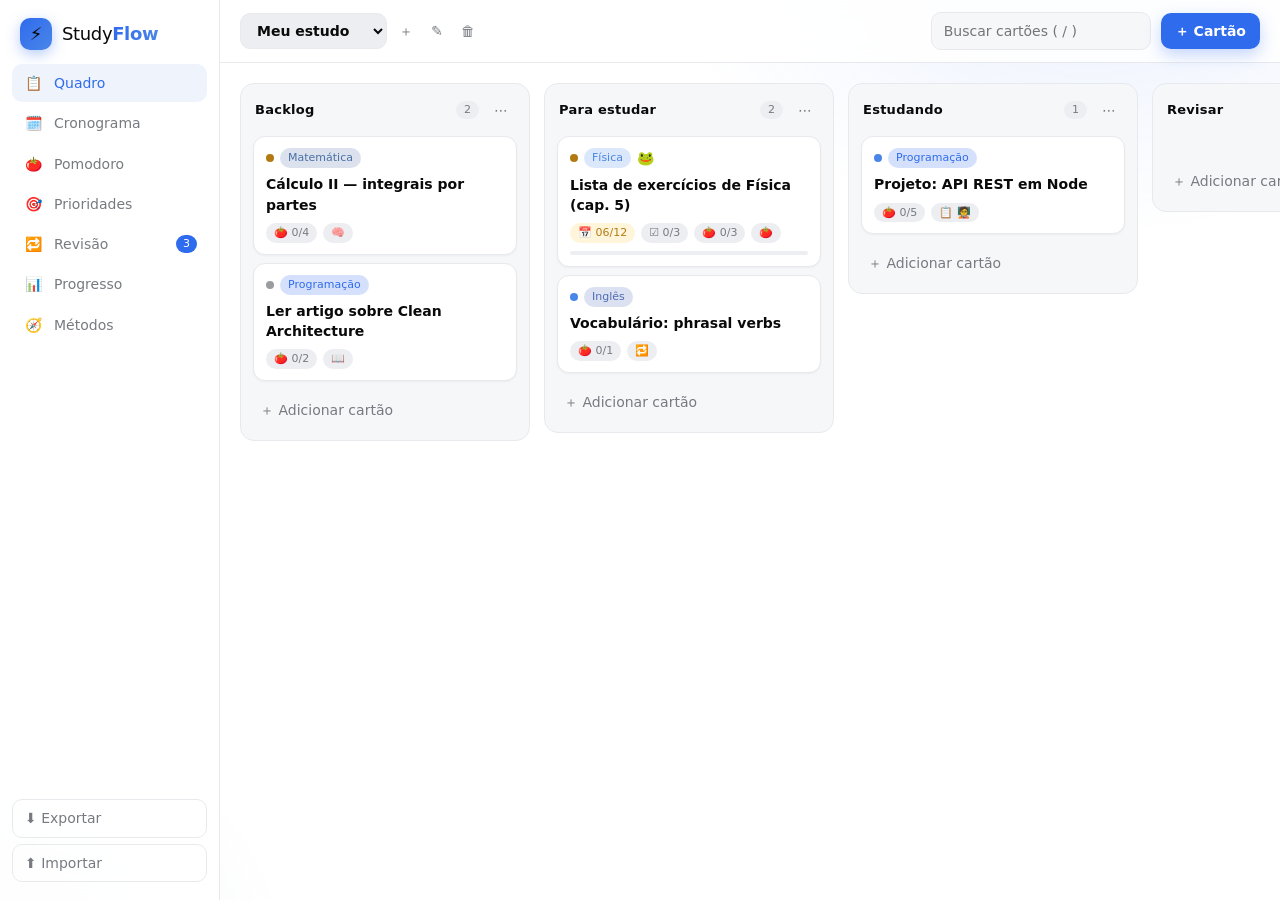
<file: index.html>
<!DOCTYPE html>
<html lang="pt-BR">
<head>
  <meta charset="UTF-8">
  <meta name="viewport" content="width=device-width, initial-scale=1">
  <title>StudyFlow — organize seus estudos</title>
  <meta name="theme-color" content="#ffffff">
  <link rel="stylesheet" href="styles.css">
</head>
<body>
  <div class="bg-glow" aria-hidden="true"></div>
  <div class="app">
    <aside class="sidebar">
      <div class="brand"><span class="logo">⚡</span><span class="brand-name">Study<b>Flow</b></span></div>
      <nav id="nav"></nav>
      <div id="miniTimer" class="mini-timer" hidden></div>
      <div class="side-foot">
        <button class="ghost" data-act="export">⬇ Exportar</button>
        <button class="ghost" data-act="import">⬆ Importar</button>
        <input type="file" id="importFile" accept="application/json" hidden>
      </div>
    </aside>

    <div class="main-wrap">
      <header class="topbar">
        <div class="board-picker" id="boardPicker"></div>
        <div class="grow"></div>
        <input id="search" class="search" type="search" placeholder="Buscar cartões ( / )" autocomplete="off">
        <button class="primary" data-act="quick-add">＋ Cartão</button>
      </header>
      <main id="view" class="view"></main>
    </div>
  </div>
  <div id="modalRoot"></div>
  <div id="toast" class="toast" role="status"></div>

  <script src="store.js"></script>
  <script src="methods.js"></script>
  <script src="app.js"></script>
</body>
</html>
</file>
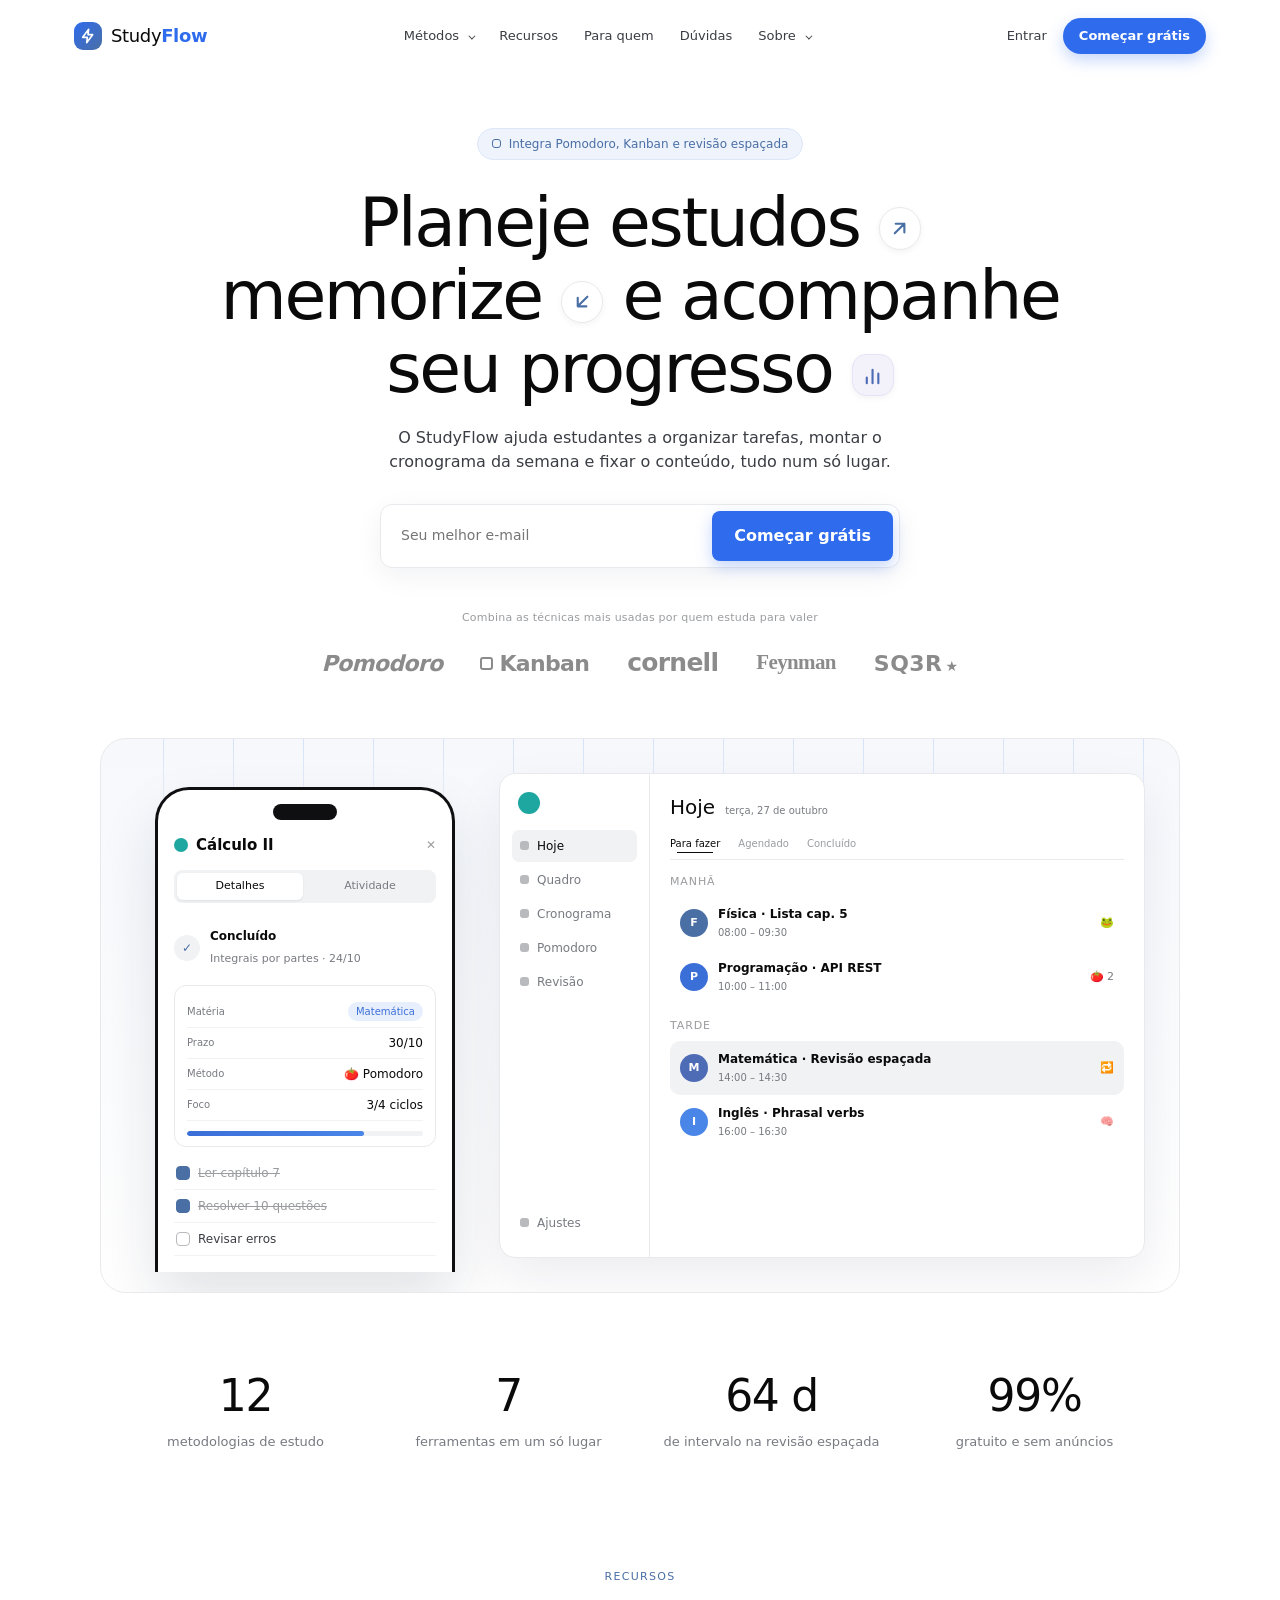
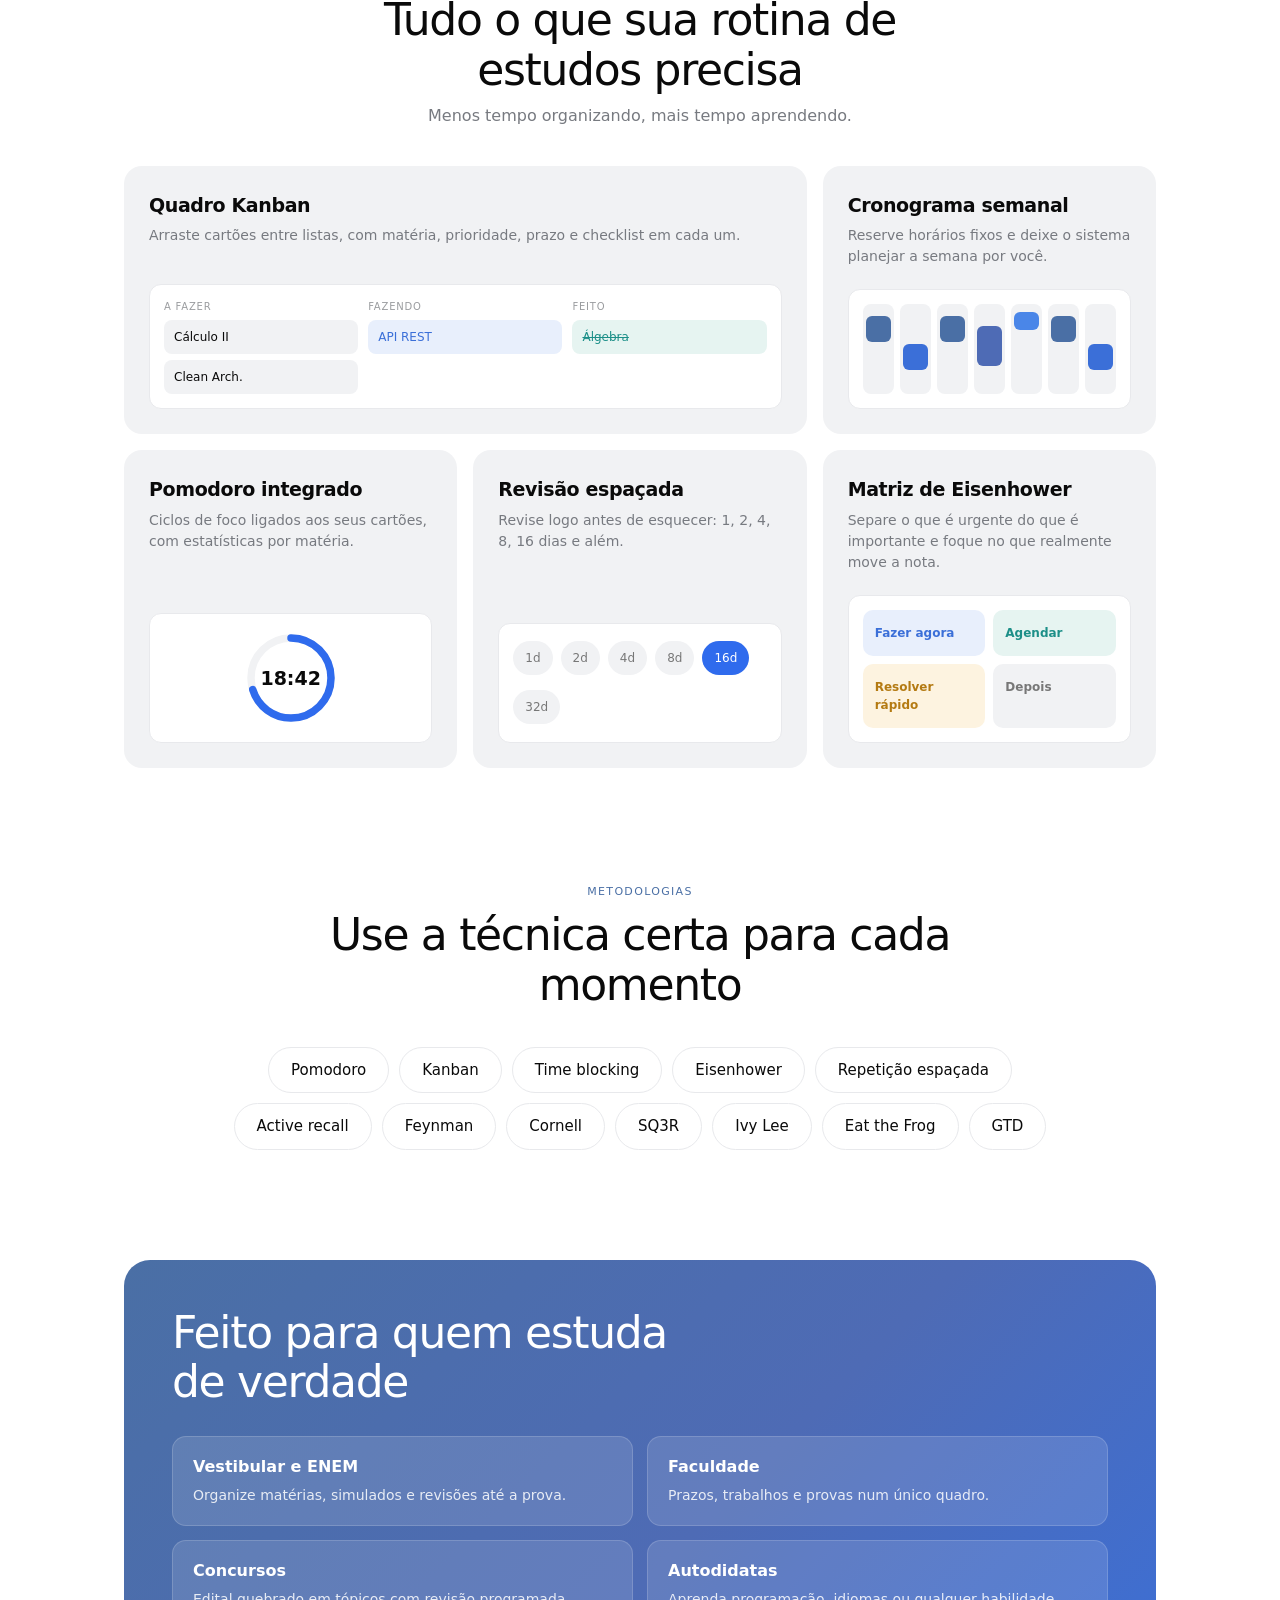
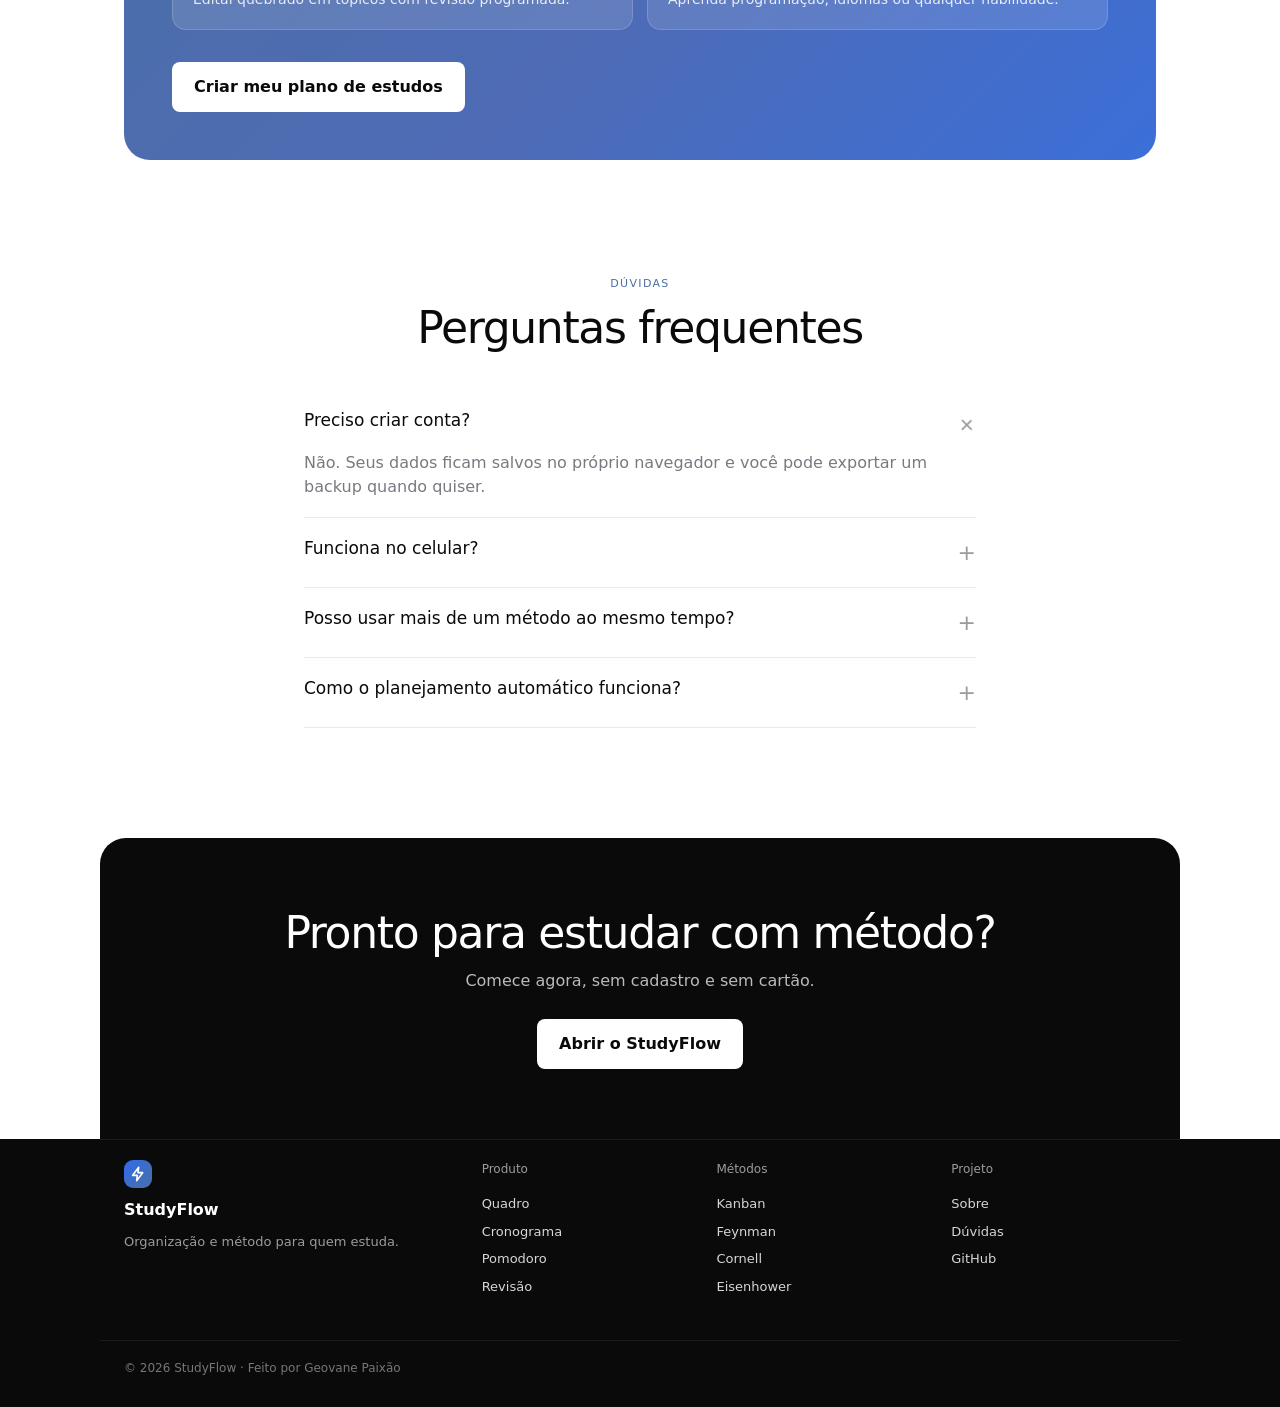
<file: landing.html>
<!DOCTYPE html>
<html lang="pt-BR">
<head>
  <meta charset="UTF-8">
  <meta name="viewport" content="width=device-width, initial-scale=1">
  <title>StudyFlow — organize seus estudos e domine cada matéria</title>
  <meta name="description" content="Kanban, cronograma, Pomodoro e revisão espaçada em um só lugar.">
  <link rel="stylesheet" href="landing.css">
</head>
<body>

<header class="nav" id="nav">
  <a class="brand" href="#top" aria-label="StudyFlow">
    <span class="mark"><svg viewBox="0 0 24 24" width="16" height="16" fill="none" stroke="#fff" stroke-width="2.4" stroke-linecap="round" stroke-linejoin="round"><path d="M13 2 4 14h7l-1 8 9-12h-7z"/></svg></span>
    <span>Study<b>Flow</b></span>
  </a>
  <nav class="links" id="links">
    <a href="#metodos">Métodos <i class="chev"></i></a>
    <a href="#recursos">Recursos</a>
    <a href="#estudantes">Para quem</a>
    <a href="#faq">Dúvidas</a>
    <a href="#sobre">Sobre <i class="chev"></i></a>
  </nav>
  <div class="nav-cta">
    <a class="signin" href="index.html">Entrar</a>
    <a class="btn btn-blue btn-sm" href="index.html">Começar grátis</a>
    <button class="burger" id="burger" aria-label="Menu"><span></span><span></span></button>
  </div>
</header>

<main id="top">
  <!-- HERO -->
  <section class="hero">
    <a class="badge" href="#metodos"><i class="ring"></i> Integra Pomodoro, Kanban e revisão espaçada</a>
    <h1>
      Planeje estudos
      <span class="pill"><svg viewBox="0 0 24 24"><path d="M7 17 17 7M8 7h9v9"/></svg></span>
      memorize
      <span class="pill"><svg viewBox="0 0 24 24"><path d="M17 7 7 17M16 17H7V8"/></svg></span>
      e acompanhe seu progresso
      <span class="pill chart"><svg viewBox="0 0 24 24"><path d="M6 20v-6M12 20V6M18 20v-10"/></svg></span>
    </h1>
    <p class="lead">O StudyFlow ajuda estudantes a organizar tarefas, montar o cronograma da semana e fixar o conteúdo, tudo num só lugar.</p>

    <form class="cta-form" id="ctaForm">
      <input type="email" id="email" placeholder="Seu melhor e-mail" aria-label="E-mail" required>
      <button class="btn btn-blue" type="submit">Começar grátis</button>
    </form>

    <p class="trust">Combina as técnicas mais usadas por quem estuda para valer</p>
    <div class="wordmarks" aria-label="Métodos suportados">
      <span class="wm w1">Pomodoro</span>
      <span class="wm w2"><i></i>Kanban</span>
      <span class="wm w3">cornell</span>
      <span class="wm w4">Feynman</span>
      <span class="wm w5">SQ3R<em>★</em></span>
    </div>
  </section>

  <!-- VITRINE -->
  <section class="stage reveal" aria-label="Prévia do sistema">
    <div class="lines" aria-hidden="true"></div>

    <div class="phone">
      <div class="notch"></div>
      <div class="phone-in">
        <div class="ph-head"><span class="dot ok"></span><b>Cálculo II</b><span class="x">✕</span></div>
        <div class="seg"><span class="on">Detalhes</span><span>Atividade</span></div>
        <div class="ph-status"><span class="check">✓</span><div><b>Concluído</b><small>Integrais por partes · 24/10</small></div></div>
        <div class="ph-box">
          <div class="row"><small>Matéria</small><em class="tag t1">Matemática</em></div>
          <div class="row"><small>Prazo</small><span>30/10</span></div>
          <div class="row"><small>Método</small><span class="m">🍅 Pomodoro</span></div>
          <div class="row"><small>Foco</small><span>3/4 ciclos</span></div>
          <div class="bar"><i style="width:75%"></i></div>
        </div>
        <ul class="ph-check"><li class="d">Ler capítulo 7</li><li class="d">Resolver 10 questões</li><li>Revisar erros</li></ul>
      </div>
    </div>

    <div class="app">
      <aside>
        <div class="a-dot"></div>
        <span class="act"><i></i>Hoje</span><span><i></i>Quadro</span><span><i></i>Cronograma</span><span><i></i>Pomodoro</span><span><i></i>Revisão</span><span class="sp"><i></i>Ajustes</span>
      </aside>
      <div class="a-main">
        <div class="a-top"><h4>Hoje</h4><small>terça, 27 de outubro</small></div>
        <div class="a-tabs"><small class="on">Para fazer</small><small>Agendado</small><small>Concluído</small></div>
        <div class="a-sec">Manhã</div>
        <div class="a-row"><span class="av a1">F</span><div><b>Física · Lista cap. 5</b><small>08:00 – 09:30</small></div><em>🐸</em></div>
        <div class="a-row"><span class="av a2">P</span><div><b>Programação · API REST</b><small>10:00 – 11:00</small></div><em>🍅 2</em></div>
        <div class="a-sec">Tarde</div>
        <div class="a-row sel"><span class="av a3">M</span><div><b>Matemática · Revisão espaçada</b><small>14:00 – 14:30</small></div><em>🔁</em></div>
        <div class="a-row"><span class="av a4">I</span><div><b>Inglês · Phrasal verbs</b><small>16:00 – 16:30</small></div><em>🧠</em></div>
      </div>
    </div>
  </section>

  <!-- NÚMEROS -->
  <section class="numbers reveal">
    <div><b data-count="12">0</b><span>metodologias de estudo</span></div>
    <div><b data-count="7">0</b><span>ferramentas em um só lugar</span></div>
    <div><b data-count="64" data-suffix=" d">0</b><span>de intervalo na revisão espaçada</span></div>
    <div><b data-count="100" data-suffix="%">0</b><span>gratuito e sem anúncios</span></div>
  </section>

  <!-- RECURSOS -->
  <section class="features" id="recursos">
    <div class="sec-head reveal">
      <small class="eyebrow">Recursos</small>
      <h2>Tudo o que sua rotina de estudos precisa</h2>
      <p>Menos tempo organizando, mais tempo aprendendo.</p>
    </div>

    <div class="grid">
      <article class="card c-wide reveal">
        <div class="txt"><h3>Quadro Kanban</h3><p>Arraste cartões entre listas, com matéria, prioridade, prazo e checklist em cada um.</p></div>
        <div class="mini kanban">
          <div><small>A fazer</small><span>Cálculo II</span><span>Clean Arch.</span></div>
          <div><small>Fazendo</small><span class="hl">API REST</span></div>
          <div><small>Feito</small><span class="ok">Álgebra</span></div>
        </div>
      </article>

      <article class="card reveal">
        <div class="txt"><h3>Cronograma semanal</h3><p>Reserve horários fixos e deixe o sistema planejar a semana por você.</p></div>
        <div class="mini week"><i></i><i class="b2"></i><i></i><i class="b3"></i><i class="b1"></i><i></i><i class="b2"></i></div>
      </article>

      <article class="card reveal">
        <div class="txt"><h3>Pomodoro integrado</h3><p>Ciclos de foco ligados aos seus cartões, com estatísticas por matéria.</p></div>
        <div class="mini timer"><svg viewBox="0 0 120 120"><circle cx="60" cy="60" r="48"/><circle class="p" cx="60" cy="60" r="48"/></svg><b>18:42</b></div>
      </article>

      <article class="card reveal">
        <div class="txt"><h3>Revisão espaçada</h3><p>Revise logo antes de esquecer: 1, 2, 4, 8, 16 dias e além.</p></div>
        <div class="mini srs"><span>1d</span><span>2d</span><span>4d</span><span>8d</span><span class="on">16d</span><span>32d</span></div>
      </article>

      <article class="card reveal">
        <div class="txt"><h3>Matriz de Eisenhower</h3><p>Separe o que é urgente do que é importante e foque no que realmente move a nota.</p></div>
        <div class="mini matrix"><span class="q1">Fazer agora</span><span class="q2">Agendar</span><span class="q3">Resolver rápido</span><span class="q4">Depois</span></div>
      </article>
    </div>
  </section>

  <!-- MÉTODOS -->
  <section class="methods reveal" id="metodos">
    <div class="sec-head">
      <small class="eyebrow">Metodologias</small>
      <h2>Use a técnica certa para cada momento</h2>
    </div>
    <div class="chips" id="chips">
      <span>Pomodoro</span><span>Kanban</span><span>Time blocking</span><span>Eisenhower</span><span>Repetição espaçada</span><span>Active recall</span>
      <span>Feynman</span><span>Cornell</span><span>SQ3R</span><span>Ivy Lee</span><span>Eat the Frog</span><span>GTD</span>
    </div>
  </section>

  <!-- PARA QUEM -->
  <section class="who" id="estudantes">
    <div class="who-card reveal">
      <h2>Feito para quem estuda de verdade</h2>
      <ul>
        <li><b>Vestibular e ENEM</b><span>Organize matérias, simulados e revisões até a prova.</span></li>
        <li><b>Faculdade</b><span>Prazos, trabalhos e provas num único quadro.</span></li>
        <li><b>Concursos</b><span>Edital quebrado em tópicos com revisão programada.</span></li>
        <li><b>Autodidatas</b><span>Aprenda programação, idiomas ou qualquer habilidade.</span></li>
      </ul>
      <a class="btn btn-blue" href="index.html">Criar meu plano de estudos</a>
    </div>
  </section>

  <!-- FAQ -->
  <section class="faq reveal" id="faq">
    <div class="sec-head"><small class="eyebrow">Dúvidas</small><h2>Perguntas frequentes</h2></div>
    <details open><summary>Preciso criar conta?</summary><p>Não. Seus dados ficam salvos no próprio navegador e você pode exportar um backup quando quiser.</p></details>
    <details><summary>Funciona no celular?</summary><p>Sim, o layout se adapta a telas pequenas e funciona em qualquer navegador moderno.</p></details>
    <details><summary>Posso usar mais de um método ao mesmo tempo?</summary><p>Pode e deve. Um bom plano combina cronograma, Pomodoro e revisão espaçada.</p></details>
    <details><summary>Como o planejamento automático funciona?</summary><p>Ele distribui seus cartões pendentes nos horários livres dos próximos 7 dias, respeitando prazo e prioridade.</p></details>
  </section>

  <!-- CTA FINAL -->
  <section class="final reveal" id="sobre">
    <h2>Pronto para estudar com método?</h2>
    <p>Comece agora, sem cadastro e sem cartão.</p>
    <a class="btn btn-white" href="index.html">Abrir o StudyFlow</a>
  </section>
</main>

<footer class="foot">
  <div class="foot-in">
    <div class="f-brand"><span class="mark"><svg viewBox="0 0 24 24" width="16" height="16" fill="none" stroke="#fff" stroke-width="2.4" stroke-linecap="round" stroke-linejoin="round"><path d="M13 2 4 14h7l-1 8 9-12h-7z"/></svg></span><b>StudyFlow</b><p>Organização e método para quem estuda.</p></div>
    <div><h5>Produto</h5><a href="index.html">Quadro</a><a href="index.html">Cronograma</a><a href="index.html">Pomodoro</a><a href="index.html">Revisão</a></div>
    <div><h5>Métodos</h5><a href="#metodos">Kanban</a><a href="#metodos">Feynman</a><a href="#metodos">Cornell</a><a href="#metodos">Eisenhower</a></div>
    <div><h5>Projeto</h5><a href="#sobre">Sobre</a><a href="#faq">Dúvidas</a><a href="https://github.com/Geovannehh" target="_blank" rel="noopener">GitHub</a></div>
  </div>
  <div class="copy">© 2026 StudyFlow · Feito por Geovane Paixão</div>
</footer>

<script src="landing.js"></script>
</body>
</html>
</file>
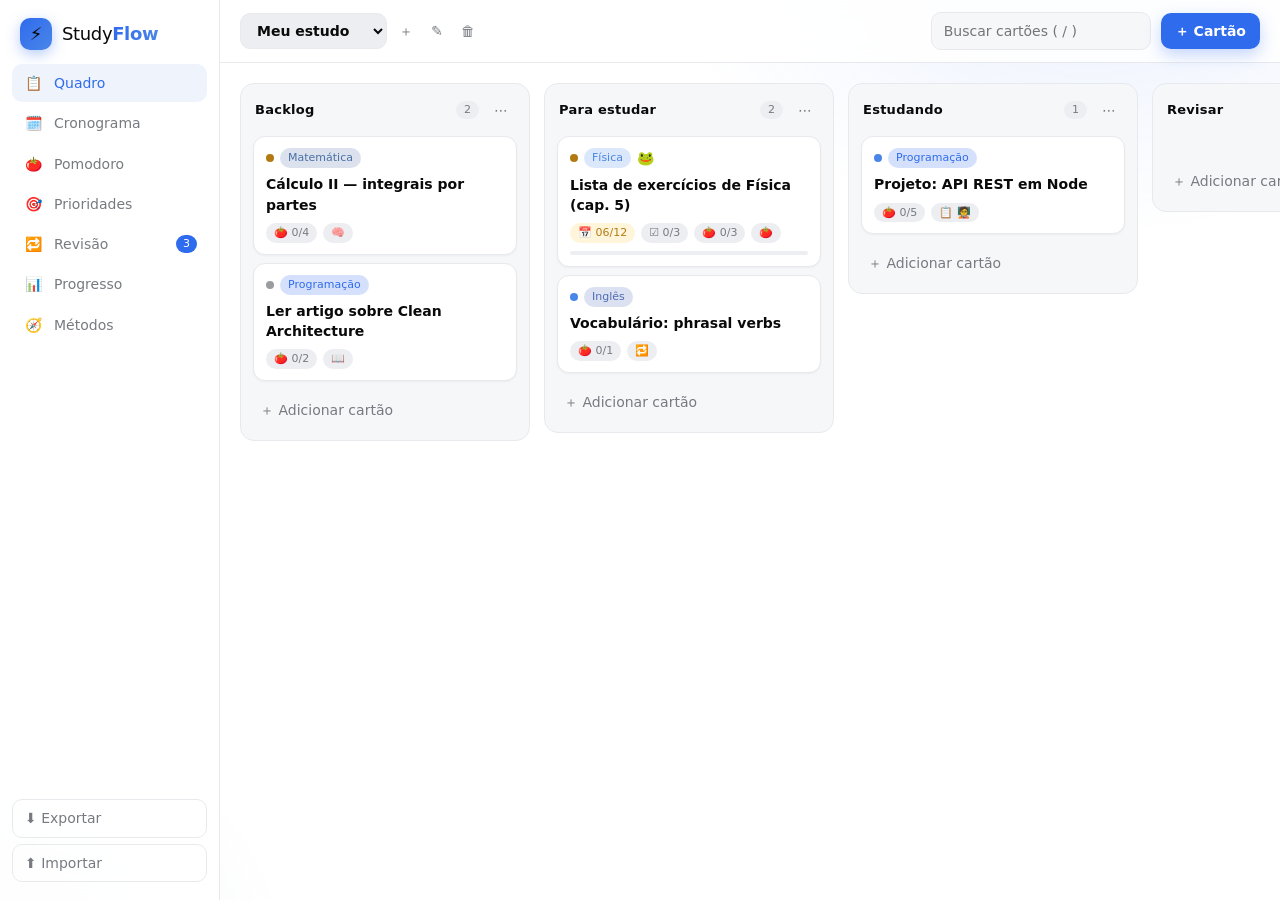
<file: studyflow-preview.html>
<!DOCTYPE html>
<html lang="pt-BR">
<head>
  <meta charset="UTF-8">
  <meta name="viewport" content="width=device-width, initial-scale=1">
  <title>StudyFlow — organize seus estudos</title>
  <meta name="theme-color" content="#ffffff">
  <style>
/* StudyFlow — tema escuro tecnológico, estilo glass */
:root {
  color-scheme: light;
  --bg: #ffffff; --bg2: #f6f7f9; --panel: #f6f7f9; --panel2: #eceef2;
  --line: #e8e9ec; --text: #0a0a0a; --muted: #777a80;
  --accent: #2f6bed; --accent2: #4a86e8; --steel: #4a6fa5; --indigo: #4e6bb5;
  --good: #1c8f88; --warn: #b47a12; --bad: #d64550;
  --r: 14px; --shadow: 0 10px 30px rgba(20,30,60,.12);
  --font: -apple-system, BlinkMacSystemFont, "SF Pro Display", "Segoe UI", Inter, Roboto, system-ui, sans-serif;
}
* { box-sizing: border-box; }
html, body { height: 100%; }
body { margin: 0; background: var(--bg); color: var(--text); font-family: var(--font); font-size: 14px; line-height: 1.45; overflow: hidden; -webkit-font-smoothing: antialiased; }
button, input, select, textarea { font: inherit; color: inherit; }
button { cursor: pointer; border: 0; background: none; }
h1, h2, h3, h4, p { margin: 0; }
[hidden] { display: none !important; }
::-webkit-scrollbar { width: 10px; height: 10px; }
::-webkit-scrollbar-thumb { background: rgba(0,0,0,.16); border-radius: 10px; border: 2px solid transparent; background-clip: padding-box; }

.bg-glow { position: fixed; inset: 0; pointer-events: none; z-index: 0;
  background: radial-gradient(600px 400px at 85% -5%, rgba(47,107,237,.10), transparent 70%),
              radial-gradient(500px 360px at -5% 105%, rgba(74,111,165,.08), transparent 70%); }
.app { position: relative; z-index: 1; display: flex; height: 100vh; }

/* sidebar */
.sidebar { width: 220px; flex: none; padding: 18px 12px; display: flex; flex-direction: column; gap: 14px; border-right: 1px solid var(--line); background: rgba(255,255,255,.86); backdrop-filter: blur(18px); }
.brand { display: flex; align-items: center; gap: 10px; padding: 0 8px; font-size: 18px; letter-spacing: -.02em; }
.brand b { background: linear-gradient(90deg, var(--accent), var(--accent2)); -webkit-background-clip: text; background-clip: text; color: transparent; }
.logo { width: 32px; height: 32px; display: grid; place-items: center; border-radius: 10px; background: linear-gradient(135deg, var(--accent), var(--accent2)); box-shadow: 0 4px 14px rgba(47,107,237,.35); }
#nav { display: flex; flex-direction: column; gap: 2px; }
.nav-btn { display: flex; align-items: center; gap: 10px; padding: 9px 10px; border-radius: 10px; color: var(--muted); text-align: left; transition: .15s; }
.nav-btn:hover { background: var(--panel); color: var(--text); }
.nav-btn.on { background: var(--panel2); color: var(--text); box-shadow: inset 0 0 0 1px var(--line); }
.nav-btn .ic { width: 22px; text-align: center; }
.nav-btn .badge { margin-left: auto; background: var(--accent); color: #fff; font-size: 11px; padding: 1px 7px; border-radius: 99px; }
.side-foot { margin-top: auto; display: flex; flex-direction: column; gap: 6px; }
.mini-timer { padding: 10px 12px; border-radius: var(--r); background: var(--panel2); border: 1px solid var(--line); cursor: pointer; }
.mini-timer .t { font-size: 22px; font-weight: 600; font-variant-numeric: tabular-nums; }
.mini-timer .l { font-size: 11px; color: var(--muted); text-transform: uppercase; letter-spacing: .08em; }

/* topbar */
.main-wrap { flex: 1; min-width: 0; display: flex; flex-direction: column; }
.topbar { display: flex; align-items: center; gap: 10px; padding: 12px 20px; border-bottom: 1px solid var(--line); background: rgba(255,255,255,.86); backdrop-filter: blur(18px); }
.grow { flex: 1; }
.board-picker { display: flex; align-items: center; gap: 6px; }
.board-picker select { background: var(--panel2); border: 1px solid var(--line); border-radius: 10px; padding: 8px 12px; font-weight: 600; max-width: 240px; }
.search { background: var(--panel); border: 1px solid var(--line); border-radius: 10px; padding: 8px 12px; width: 220px; outline: none; }
.search:focus, input:focus, select:focus, textarea:focus { border-color: var(--accent); box-shadow: 0 0 0 3px rgba(47,107,237,.2); outline: none; }
.view { flex: 1; min-height: 0; overflow: auto; padding: 20px; }

/* botões e campos */
.primary { background: var(--accent); color: #fff; padding: 8px 14px; border-radius: 10px; font-weight: 600; box-shadow: 0 6px 16px rgba(47,107,237,.28); transition: .15s; }
.primary:hover { transform: translateY(-1px); filter: brightness(1.1); }
.ghost { padding: 8px 12px; border-radius: 10px; border: 1px solid var(--line); color: var(--muted); text-align: left; transition: .15s; }
.ghost:hover { color: var(--text); background: var(--panel); }
.danger { color: var(--bad); border: 1px solid rgba(251,113,133,.35); padding: 8px 12px; border-radius: 10px; }
.danger:hover { background: rgba(251,113,133,.1); }
.icon { width: 28px; height: 28px; border-radius: 8px; color: var(--muted); }
.icon:hover { background: var(--panel2); color: var(--text); }
input[type=text], input[type=date], input[type=time], input[type=number], select, textarea, .field {
  width: 100%; background: #fff; border: 1px solid var(--line); border-radius: 10px; padding: 9px 11px; }
textarea { resize: vertical; min-height: 90px; }
label.lbl { display: block; font-size: 11px; color: var(--muted); text-transform: uppercase; letter-spacing: .07em; margin: 12px 0 5px; }
select option { background: #fff; color: #0a0a0a; }

/* quadro kanban */
.board { display: flex; gap: 14px; align-items: flex-start; height: 100%; padding-bottom: 8px; }
.col { width: 290px; flex: none; max-height: 100%; display: flex; flex-direction: column; background: var(--panel); border: 1px solid var(--line); border-radius: var(--r); padding: 10px; }
.col > header { display: flex; align-items: center; gap: 8px; padding: 2px 4px 10px; }
.col h3 { font-size: 13px; letter-spacing: .02em; flex: 1; }
.col .count { font-size: 11px; color: var(--muted); background: var(--panel2); padding: 1px 8px; border-radius: 99px; }
.col.done-col h3::after { content: " ✓"; color: var(--good); }
.cards { display: flex; flex-direction: column; gap: 8px; overflow-y: auto; min-height: 20px; padding: 2px; flex: 1; }
.cards.over { background: rgba(47,107,237,.08); border-radius: 10px; }
.add { margin-top: 8px; padding: 9px; border-radius: 10px; color: var(--muted); text-align: left; transition: .15s; }
.add:hover { background: var(--panel2); color: var(--text); }
.add-col { width: 230px; border: 1px dashed var(--line); background: transparent; min-height: 48px; justify-content: center; color: var(--muted); }
.add-col:hover { border-color: var(--accent); color: var(--text); }
.inline-add { display: flex; flex-direction: column; gap: 6px; margin-top: 8px; }
.card { position: relative; background: #fff; border: 1px solid var(--line); border-radius: 12px; padding: 11px 12px; cursor: grab; box-shadow: 0 1px 2px rgba(20,30,60,.05); transition: border-color .15s, transform .15s; }
.card:hover { border-color: rgba(47,107,237,.6); transform: translateY(-1px); }
.card.dragging { opacity: .35; }
.card.done .ttl { text-decoration: line-through; color: var(--muted); }
.card .ttl { font-weight: 600; margin: 6px 0 8px; word-break: break-word; }
.card .row { display: flex; flex-wrap: wrap; gap: 6px; align-items: center; }
.chip { font-size: 11px; padding: 2px 8px; border-radius: 99px; background: var(--panel2); color: var(--muted); white-space: nowrap; }
.chip.subj { color: #fff; }
.chip.late { background: rgba(251,113,133,.18); color: var(--bad); }
.chip.soon { background: rgba(251,191,36,.16); color: var(--warn); }
.chip.ok { background: rgba(52,211,153,.14); color: var(--good); }
.prio { width: 8px; height: 8px; border-radius: 50%; display: inline-block; }
.p1 { background: #9a9c9f; } .p2 { background: var(--accent2); } .p3 { background: var(--warn); } .p4 { background: var(--bad); }
.progress { height: 4px; border-radius: 4px; background: var(--panel2); overflow: hidden; margin-top: 8px; }
.progress > i { display: block; height: 100%; background: linear-gradient(90deg, var(--accent), var(--accent2)); }

/* cronograma */
.toolbar { display: flex; align-items: center; gap: 8px; margin-bottom: 14px; flex-wrap: wrap; }
.toolbar h2 { font-size: 18px; margin-right: 8px; }
.week { display: grid; grid-template-columns: 52px repeat(7, minmax(110px, 1fr)); border: 1px solid var(--line); border-radius: var(--r); overflow: hidden; background: var(--panel); min-width: 860px; }
.week .head { padding: 10px 6px; text-align: center; border-bottom: 1px solid var(--line); font-size: 12px; color: var(--muted); background: #f6f7f9; }
.week .head.today { color: var(--text); box-shadow: inset 0 -2px 0 var(--accent); }
.week .head b { display: block; font-size: 16px; color: var(--text); }
.hours div { height: 48px; font-size: 11px; color: var(--muted); text-align: right; padding: 2px 8px 0 0; border-top: 1px solid var(--line); }
.daycol { position: relative; border-left: 1px solid var(--line); cursor: cell;
  background-image: linear-gradient(var(--line) 1px, transparent 1px); background-size: 100% 48px; }
.daycol.today { background-color: rgba(47,107,237,.05); }
.block { position: absolute; left: 4px; right: 4px; border-radius: 9px; padding: 5px 8px; font-size: 12px; overflow: hidden; cursor: pointer; color: #fff; box-shadow: var(--shadow); border-left: 3px solid rgba(255,255,255,.55); }
.block small { display: block; opacity: .85; }
.nowline { position: absolute; left: 0; right: 0; height: 2px; background: var(--bad); z-index: 3; pointer-events: none; }
.scroll-x { overflow-x: auto; }

/* pomodoro */
.pomo { max-width: 560px; margin: 10px auto; text-align: center; }
.modes { display: inline-flex; gap: 4px; padding: 4px; border-radius: 12px; background: var(--panel); border: 1px solid var(--line); margin-bottom: 20px; }
.modes button { padding: 7px 14px; border-radius: 9px; color: var(--muted); }
.modes button.on { background: var(--panel2); color: var(--text); box-shadow: inset 0 0 0 1px var(--line); }
.ring { position: relative; width: 280px; height: 280px; margin: 0 auto 18px; }
.ring svg { transform: rotate(-90deg); }
.ring .time { position: absolute; inset: 0; display: grid; place-content: center; }
.ring .time b { font-size: 60px; font-weight: 600; letter-spacing: -.03em; font-variant-numeric: tabular-nums; }
.ring .time span { color: var(--muted); font-size: 12px; text-transform: uppercase; letter-spacing: .1em; }
.pomo .controls { display: flex; gap: 10px; justify-content: center; margin: 14px 0 22px; }
.pomo .controls .primary { padding: 12px 34px; font-size: 15px; }
.dots { display: flex; gap: 8px; justify-content: center; margin-bottom: 18px; }
.dots i { width: 10px; height: 10px; border-radius: 50%; background: var(--panel2); }
.dots i.on { background: var(--accent); box-shadow: 0 0 10px var(--accent); }
.presets { display: flex; gap: 6px; flex-wrap: wrap; justify-content: center; margin-top: 8px; }
.glass { background: var(--panel); border: 1px solid var(--line); border-radius: var(--r); padding: 16px; text-align: left; }

/* eisenhower */
.matrix { display: grid; grid-template-columns: 1fr 1fr; gap: 14px; height: calc(100% - 50px); min-height: 460px; }
.quad { display: flex; flex-direction: column; border-radius: var(--r); border: 1px solid var(--line); padding: 12px; background: var(--panel); min-height: 0; }
.quad h3 { font-size: 14px; } .quad p { color: var(--muted); font-size: 12px; margin-bottom: 8px; }
.quad .cards { flex: 1; }
.q1 { box-shadow: inset 0 2px 0 var(--bad); } .q2 { box-shadow: inset 0 2px 0 var(--good); }
.q3 { box-shadow: inset 0 2px 0 var(--warn); } .q4 { box-shadow: inset 0 2px 0 #9a9c9f; }

/* revisão */
.tabs { display: inline-flex; gap: 4px; padding: 4px; background: var(--panel); border: 1px solid var(--line); border-radius: 12px; margin-bottom: 16px; }
.tabs button { padding: 7px 14px; border-radius: 9px; color: var(--muted); }
.tabs button.on { background: var(--panel2); color: var(--text); }
.review-card { max-width: 640px; margin: 0 auto 16px; }
.flash { max-width: 560px; margin: 0 auto 20px; min-height: 220px; display: grid; place-content: center; text-align: center; padding: 28px; font-size: 20px; border-radius: 20px; background: linear-gradient(160deg, rgba(47,107,237,.18), rgba(74,134,232,.08)); border: 1px solid var(--line); }
.flash small { display: block; color: var(--muted); font-size: 11px; text-transform: uppercase; letter-spacing: .1em; margin-bottom: 10px; }
.rate { display: flex; gap: 8px; justify-content: center; flex-wrap: wrap; }
.rate button { padding: 10px 18px; border-radius: 10px; border: 1px solid var(--line); background: var(--panel); }
.rate .again:hover { background: rgba(251,113,133,.15); } .rate .hard:hover { background: rgba(251,191,36,.15); } .rate .good:hover { background: rgba(52,211,153,.15); }
.list-item { display: flex; align-items: center; gap: 10px; padding: 10px 12px; border: 1px solid var(--line); border-radius: 10px; margin-bottom: 6px; background: var(--panel); }
.list-item .grow { min-width: 0; }
.empty { text-align: center; color: var(--muted); padding: 40px 10px; }

/* progresso */
.stats { display: grid; grid-template-columns: repeat(auto-fit, minmax(170px, 1fr)); gap: 12px; margin-bottom: 16px; }
.stat { padding: 16px; border-radius: var(--r); background: var(--panel); border: 1px solid var(--line); }
.stat b { display: block; font-size: 28px; letter-spacing: -.02em; } .stat span { color: var(--muted); font-size: 12px; }
.grid2 { display: grid; grid-template-columns: repeat(auto-fit, minmax(320px, 1fr)); gap: 14px; }
.bars { display: flex; align-items: flex-end; gap: 6px; height: 140px; margin-top: 12px; }
.bars div { flex: 1; display: flex; flex-direction: column; justify-content: flex-end; align-items: center; height: 100%; gap: 4px; font-size: 10px; color: var(--muted); }
.bars i { width: 100%; border-radius: 6px 6px 2px 2px; background: linear-gradient(180deg, var(--accent), var(--accent2)); min-height: 2px; }
.hbar { margin: 10px 0; } .hbar .t { display: flex; justify-content: space-between; font-size: 12px; margin-bottom: 4px; }
.hbar .b { height: 8px; border-radius: 8px; background: var(--panel2); overflow: hidden; } .hbar .b i { display: block; height: 100%; border-radius: 8px; }
.heat { display: grid; grid-auto-flow: column; grid-template-rows: repeat(7, 14px); grid-auto-columns: 14px; gap: 4px; margin-top: 12px; overflow-x: auto; padding-bottom: 4px; }
.heat i { border-radius: 4px; background: var(--panel2); }
.heat .l1 { background: rgba(47,107,237,.35); } .heat .l2 { background: rgba(47,107,237,.6); } .heat .l3 { background: rgba(47,107,237,.85); } .heat .l4 { background: var(--accent2); }

/* métodos */
.methods { display: grid; grid-template-columns: repeat(auto-fill, minmax(300px, 1fr)); gap: 14px; }
.method { padding: 16px; border-radius: var(--r); border: 1px solid var(--line); background: var(--panel); display: flex; flex-direction: column; gap: 8px; transition: .15s; }
.method:hover { border-color: rgba(47,107,237,.5); transform: translateY(-2px); }
.method h3 { display: flex; align-items: center; gap: 8px; font-size: 16px; } .method .em { font-size: 22px; }
.method .tag { color: var(--muted); }
.method ol { margin: 0; padding-left: 18px; color: #3b3d44; } .method li { margin: 3px 0; }
.method .when { font-size: 12px; color: var(--accent2); }
.method .actions { margin-top: auto; display: flex; gap: 8px; flex-wrap: wrap; padding-top: 6px; }
.hero { padding: 18px 20px; border-radius: var(--r); margin-bottom: 16px; border: 1px solid var(--line); background: linear-gradient(120deg, rgba(47,107,237,.22), rgba(74,134,232,.1)); }
.hero h2 { margin-bottom: 4px; }

/* modal */
.overlay { position: fixed; inset: 0; z-index: 50; display: grid; place-items: center; padding: 20px; background: rgba(20,25,40,.45); backdrop-filter: blur(6px); animation: fade .15s; }
.modal { width: min(680px, 100%); max-height: 92vh; overflow: auto; background: #fff; border: 1px solid var(--line); border-radius: 18px; padding: 20px; box-shadow: var(--shadow); animation: pop .18s; }
.modal.sm { width: min(440px, 100%); }
.modal h2 { font-size: 18px; margin-bottom: 4px; }
.modal .title-in { font-size: 18px; font-weight: 600; background: transparent; border: 0; padding: 4px 0; }
.modal .foot { display: flex; gap: 8px; justify-content: space-between; margin-top: 18px; }
.modal .foot .r { display: flex; gap: 8px; }
.cols2 { display: grid; grid-template-columns: 1fr 1fr; gap: 12px; } .cols3 { display: grid; grid-template-columns: repeat(3, 1fr); gap: 12px; }
.flags { display: flex; gap: 8px; flex-wrap: wrap; margin-top: 12px; }
.flag { display: inline-flex; align-items: center; gap: 6px; padding: 6px 11px; border-radius: 99px; border: 1px solid var(--line); cursor: pointer; user-select: none; color: var(--muted); }
.flag input { accent-color: var(--accent); } .flag:has(input:checked) { color: var(--text); border-color: var(--accent); background: rgba(47,107,237,.15); }
.check { display: flex; align-items: center; gap: 8px; padding: 6px 0; } .check input { accent-color: var(--accent); width: 16px; height: 16px; }
.check span { flex: 1; } .check.d span { text-decoration: line-through; color: var(--muted); }
.panel { display: none; } .panel.on { display: block; }
.hint { color: var(--muted); font-size: 12px; margin-top: 4px; }

.toast { position: fixed; left: 50%; bottom: 24px; transform: translate(-50%, 20px); opacity: 0; pointer-events: none; background: #0a0a0a; color: #fff; border: 1px solid #0a0a0a; padding: 10px 16px; border-radius: 12px; box-shadow: var(--shadow); transition: .25s; z-index: 80; }
.toast.on { opacity: 1; transform: translate(-50%, 0); }

@keyframes fade { from { opacity: 0; } } @keyframes pop { from { opacity: 0; transform: scale(.97) translateY(6px); } }

@media (max-width: 860px) {
  body { overflow: auto; }
  .app { flex-direction: column; height: auto; min-height: 100vh; }
  .sidebar { width: 100%; flex-direction: row; align-items: center; padding: 8px; overflow-x: auto; position: sticky; top: 0; z-index: 20; }
  .brand-name, .side-foot, .nav-btn .lbl { display: none; }
  #nav { flex-direction: row; } .mini-timer { display: none; }
  .topbar { flex-wrap: wrap; } .search { width: 100%; order: 5; }
  .view { overflow: visible; } .board { overflow-x: auto; }
  .matrix { grid-template-columns: 1fr; } .cols2, .cols3 { grid-template-columns: 1fr; }
}

/* ajustes de tema claro (paleta Tola) */
.nav-btn.on { background: #eef3fc; color: var(--accent); box-shadow: none; }
.nav-btn .badge { background: var(--accent); }
.card:hover { box-shadow: 0 8px 22px rgba(20,30,60,.10); }
.col { background: var(--panel); }
.cards.over { background: rgba(47,107,237,.07); }
.chip.subj { color: inherit; }
.hero { background: linear-gradient(120deg, #eef3fc, #f6f7f9); }
.hero p { color: #3b3d44 !important; }
.flash { background: linear-gradient(160deg, #eef3fc, #f6f7f9); }
.modal .tabs, .tabs { background: var(--panel); }
.tabs button.on, .modes button.on { background: #fff; box-shadow: 0 1px 3px rgba(20,30,60,.12); }
.toast { box-shadow: 0 10px 30px rgba(0,0,0,.25); }
.heat .l4 { background: var(--steel); }

.modal .title-in { width: 100%; outline: none; box-shadow: none; }
.modal .title-in:focus { box-shadow: none; }

</style>
</head>
<body>
  <div class="bg-glow" aria-hidden="true"></div>
  <div class="app">
    <aside class="sidebar">
      <div class="brand"><span class="logo">⚡</span><span class="brand-name">Study<b>Flow</b></span></div>
      <nav id="nav"></nav>
      <div id="miniTimer" class="mini-timer" hidden></div>
      <div class="side-foot">
        <button class="ghost" data-act="export">⬇ Exportar</button>
        <button class="ghost" data-act="import">⬆ Importar</button>
        <input type="file" id="importFile" accept="application/json" hidden>
      </div>
    </aside>

    <div class="main-wrap">
      <header class="topbar">
        <div class="board-picker" id="boardPicker"></div>
        <div class="grow"></div>
        <input id="search" class="search" type="search" placeholder="Buscar cartões ( / )" autocomplete="off">
        <button class="primary" data-act="quick-add">＋ Cartão</button>
      </header>
      <main id="view" class="view"></main>
    </div>
  </div>
  <div id="modalRoot"></div>
  <div id="toast" class="toast" role="status"></div>

  <script>
/* StudyFlow — camada de dados (estado, persistência, helpers) */
const Store = (() => {
  const KEY = 'studyflow.v1';
  const pad = n => String(n).padStart(2, '0');
  const iso = d => `${d.getFullYear()}-${pad(d.getMonth() + 1)}-${pad(d.getDate())}`;
  const today = () => iso(new Date());
  const addDays = (s, n) => { const d = new Date(s + 'T12:00:00'); d.setDate(d.getDate() + n); return iso(d); };
  const uid = () => Math.random().toString(36).slice(2, 8) + Date.now().toString(36).slice(-4);
  const INTERVALS = [1, 2, 4, 8, 16, 32, 64]; // dias por estágio (Leitner / espaçada)
  const COLORS = ['#4a6fa5', '#2f6bed', '#4e6bb5', '#4a86e8', '#777777', '#1c8f88', '#9a9c9f', '#0a0a0a'];
  // migra cores antigas (tema escuro) para a paleta atual
  const OLD = { '#7c5cff': COLORS[0], '#22d3ee': COLORS[1], '#34d399': COLORS[2], '#fbbf24': COLORS[3], '#fb7185': COLORS[4], '#f97316': COLORS[5], '#a3e635': COLORS[6], '#e879f9': COLORS[7] };

  let state;

  function blankCard(over = {}) {
    return Object.assign({
      id: uid(), title: '', desc: '', subject: '', priority: 2,
      important: false, urgent: false, frog: false, due: '', est: 2, pomos: 0,
      checklist: [], tags: [],
      cornell: { cue: '', notes: '', summary: '' },
      feynman: { explain: '', gaps: '', simple: '' },
      srs: null, done: false, completedAt: null, created: Date.now()
    }, over);
  }

  function seed() {
    const subjects = [
      { id: 's1', name: 'Matemática', color: COLORS[0] },
      { id: 's2', name: 'Programação', color: COLORS[1] },
      { id: 's3', name: 'Inglês', color: COLORS[2] },
      { id: 's4', name: 'Física', color: COLORS[3] }
    ];
    const cols = ['Backlog', 'Para estudar', 'Estudando', 'Revisar', 'Concluído']
      .map((n, i) => ({ id: uid(), name: n, done: i === 4, cards: [] }));
    const board = { id: uid(), name: 'Meu estudo', columns: cols };
    const cards = {};
    const add = (ci, over) => { const c = blankCard(over); cards[c.id] = c; cols[ci].cards.push(c.id); return c; };
    add(0, { title: 'Cálculo II — integrais por partes', subject: 's1', priority: 3, important: true, est: 4, tags: ['recall'] });
    add(0, { title: 'Ler artigo sobre Clean Architecture', subject: 's2', priority: 1, est: 2, tags: ['sq3r'] });
    add(1, { title: 'Lista de exercícios de Física (cap. 5)', subject: 's4', priority: 3, urgent: true, important: true, due: addDays(today(), 2), est: 3, tags: ['pomodoro'], frog: true,
      checklist: [{ t: 'Questões 1–10', d: false }, { t: 'Questões 11–20', d: false }, { t: 'Revisar erros', d: false }] });
    add(1, { title: 'Vocabulário: phrasal verbs', subject: 's3', priority: 2, est: 1, tags: ['spaced'] });
    add(2, { title: 'Projeto: API REST em Node', subject: 's2', priority: 2, important: true, est: 5, tags: ['kanban', 'feynman'] });
    add(4, { title: 'Revisão de álgebra linear', subject: 's1', priority: 2, est: 2, done: true, completedAt: Date.now() });
    const flash = [
      { id: uid(), subject: 's2', front: 'O que é uma closure em JavaScript?', back: 'Função que "lembra" o escopo em que foi criada, mesmo executada fora dele.', box: 0, next: today() },
      { id: uid(), subject: 's1', front: 'Fórmula da integração por partes', back: '∫u dv = u·v − ∫v du', box: 0, next: today() },
      { id: uid(), subject: 's3', front: '"Give up"', back: 'Desistir', box: 0, next: today() }
    ];
    return {
      v: 1, boards: [board], activeBoard: board.id, cards, subjects, blocks: [], flash,
      sessions: [], reviewLog: [],
      settings: { pomo: { focus: 25, short: 5, long: 15, cycles: 4 } }
    };
  }

  function load() {
    try {
      const raw = localStorage.getItem(KEY);
      state = raw ? JSON.parse(raw) : seed();
    } catch (e) { state = seed(); }
    state.settings = state.settings || { pomo: { focus: 25, short: 5, long: 15, cycles: 4 } };
    state.reviewLog = state.reviewLog || [];
    state.sessions = state.sessions || [];
    state.blocks = state.blocks || [];
    state.flash = state.flash || [];
    (state.subjects || []).forEach(x => { if (OLD[x.color]) x.color = OLD[x.color]; });
    if (!state.boards.find(b => b.id === state.activeBoard)) state.activeBoard = state.boards[0].id;
    save();
  }

  function save() { try { localStorage.setItem(KEY, JSON.stringify(state)); } catch (e) { /* storage cheio/bloqueado */ } }
  const get = () => state;
  const board = () => state.boards.find(b => b.id === state.activeBoard);
  const subj = id => state.subjects.find(s => s.id === id);

  function addBoard(name, colDefs) {
    const b = {
      id: uid(), name,
      columns: (colDefs || [{ name: 'A fazer' }, { name: 'Fazendo' }, { name: 'Feito', done: true }])
        .map(c => ({ id: uid(), name: c.name, done: !!c.done, cards: [] }))
    };
    state.boards.push(b); state.activeBoard = b.id; save(); return b;
  }

  function removeBoard(id) {
    if (state.boards.length < 2) return false;
    const b = state.boards.find(x => x.id === id);
    b.columns.forEach(c => c.cards.forEach(cid => delete state.cards[cid]));
    state.boards = state.boards.filter(x => x.id !== id);
    if (state.activeBoard === id) state.activeBoard = state.boards[0].id;
    save(); return true;
  }

  function addCard(colId, title, over = {}) {
    const col = board().columns.find(c => c.id === colId) || board().columns[0];
    const c = blankCard(Object.assign({ title, done: !!col.done }, over));
    state.cards[c.id] = c; col.cards.push(c.id); save(); return c;
  }

  function findCol(cardId) {
    for (const b of state.boards) for (const c of b.columns) if (c.cards.includes(cardId)) return { b, c };
    return null;
  }

  function moveCard(id, colId, index) {
    const f = findCol(id); if (!f) return;
    const target = f.b.columns.find(c => c.id === colId); if (!target) return;
    f.c.cards = f.c.cards.filter(x => x !== id);
    const i = index == null ? target.cards.length : Math.max(0, Math.min(index, target.cards.length));
    target.cards.splice(i, 0, id);
    const card = state.cards[id];
    card.done = !!target.done;
    card.completedAt = card.done ? (card.completedAt || Date.now()) : null;
    save();
  }

  function removeCard(id) {
    const f = findCol(id); if (f) f.c.cards = f.c.cards.filter(x => x !== id);
    delete state.cards[id];
    state.blocks.forEach(b => { if (b.cardId === id) b.cardId = null; });
    save();
  }

  function addSubject(name) {
    const s = { id: uid(), name, color: COLORS[state.subjects.length % COLORS.length] };
    state.subjects.push(s); save(); return s;
  }

  // rating: 'again' | 'hard' | 'good'
  function nextReview(stage, rating) {
    let st = stage;
    if (rating === 'again') st = 0;
    else if (rating === 'good') st = Math.min(stage + 1, INTERVALS.length - 1);
    return { stage: st, next: addDays(today(), INTERVALS[st]) };
  }

  function logSession(min, subject, cardId) {
    state.sessions.push({ ts: Date.now(), date: today(), min, subject: subject || '', cardId: cardId || null });
    save();
  }

  function activityByDate() {
    const m = {};
    state.sessions.forEach(s => { m[s.date] = (m[s.date] || 0) + s.min; });
    state.reviewLog.forEach(d => { m[d] = (m[d] || 0) + 2; });
    return m;
  }

  function exportJSON() { return JSON.stringify(state, null, 2); }
  function importJSON(txt) {
    const o = JSON.parse(txt);
    if (!o || !o.boards || !o.cards) throw new Error('Arquivo inválido');
    state = o; load(); return true;
  }
  function reset() { state = seed(); save(); }

  load();
  return {
    get, save, board, subj, uid, today, addDays, iso, pad, INTERVALS, COLORS,
    addBoard, removeBoard, addCard, moveCard, removeCard, findCol, addSubject,
    nextReview, logSession, activityByDate, exportJSON, importJSON, reset, blankCard
  };
})();

</script>
  <script>
/* StudyFlow — catálogo de metodologias de estudo e modelos de quadro */
const Methods = (() => {
  const LIST = [
    {
      id: 'kanban', icon: '📋', name: 'Kanban', tagline: 'Visualize o fluxo e limite o trabalho em andamento.',
      how: ['Divida o estudo em cartões (tópicos ou tarefas).', 'Mova entre listas: A fazer → Fazendo → Feito.', 'Mantenha no máximo 2–3 cartões em "Fazendo".'],
      when: 'Para ter visão geral da matéria e não começar tudo ao mesmo tempo.',
      template: [{ name: 'Backlog' }, { name: 'A fazer' }, { name: 'Fazendo' }, { name: 'Feito', done: true }]
    },
    {
      id: 'pomodoro', icon: '🍅', name: 'Pomodoro', tagline: 'Blocos de foco curtos com pausas programadas.',
      how: ['Escolha um cartão e inicie o timer (25 min).', 'Estude sem interrupções até tocar o alarme.', 'Pausa de 5 min; a cada 4 ciclos, pausa longa.'],
      when: 'Quando você procrastina ou perde foco com facilidade.', view: 'pomodoro'
    },
    {
      id: 'timeblock', icon: '🗓️', name: 'Time blocking', tagline: 'Reserve horários fixos na agenda para cada matéria.',
      how: ['Abra o Cronograma e clique num horário livre.', 'Crie blocos por matéria ou cartão.', 'Use "Planejar semana" para distribuir automaticamente.'],
      when: 'Para transformar intenção em compromisso com hora marcada.', view: 'schedule'
    },
    {
      id: 'eisenhower', icon: '🎯', name: 'Matriz de Eisenhower', tagline: 'Priorize por importância × urgência.',
      how: ['Marque cada cartão como Importante e/ou Urgente.', 'Faça agora o que é importante e urgente.', 'Agende o importante não urgente (é onde está o progresso).'],
      when: 'Época de provas e prazos acumulados.', view: 'eisenhower'
    },
    {
      id: 'spaced', icon: '🔁', name: 'Repetição espaçada', tagline: 'Revise logo antes de esquecer (1, 2, 4, 8, 16… dias).',
      how: ['Abra um cartão → aba Revisão → "Iniciar revisões".', 'Todo dia abra a aba Revisão e responda: errei / difícil / lembrei.', 'O intervalo cresce a cada acerto.'],
      when: 'Memorização de longo prazo (vocabulário, fórmulas, conceitos).', view: 'review',
      template: [{ name: 'Aprender' }, { name: 'Revisão 1' }, { name: 'Revisão 2' }, { name: 'Revisão 3' }, { name: 'Dominado', done: true }]
    },
    {
      id: 'recall', icon: '🧠', name: 'Active recall (flashcards)', tagline: 'Teste a si mesmo em vez de reler.',
      how: ['Crie flashcards pergunta/resposta.', 'Tente responder antes de revelar.', 'Avalie e deixe o sistema reagendar.'],
      when: 'Sempre — é uma das técnicas com maior evidência de eficácia.', view: 'review'
    },
    {
      id: 'feynman', icon: '🧑‍🏫', name: 'Técnica Feynman', tagline: 'Explique como se ensinasse uma criança.',
      how: ['Escolha o conceito e explique com suas palavras.', 'Anote as lacunas onde travou.', 'Volte à fonte e reescreva de forma simples.'],
      when: 'Conceitos difíceis que você acha que entendeu.', open: 'feynman',
      template: [{ name: 'Escolher conceito' }, { name: 'Explicar' }, { name: 'Achar lacunas' }, { name: 'Simplificar' }, { name: 'Dominado', done: true }]
    },
    {
      id: 'cornell', icon: '📝', name: 'Método Cornell', tagline: 'Anotações em três zonas: pistas, notas e resumo.',
      how: ['Registre as notas na coluna principal.', 'Depois, escreva perguntas-chave (pistas).', 'Feche com um resumo de 2–3 frases.'],
      when: 'Aulas, livros e vídeos.', open: 'cornell'
    },
    {
      id: 'sq3r', icon: '📖', name: 'SQ3R', tagline: 'Survey, Question, Read, Recite, Review.',
      how: ['Passe os olhos no capítulo (títulos, resumos).', 'Transforme títulos em perguntas.', 'Leia, recite com suas palavras e revise.'],
      when: 'Leitura de textos longos e técnicos.',
      template: [{ name: 'Survey (visão geral)' }, { name: 'Question (perguntas)' }, { name: 'Read (ler)' }, { name: 'Recite (recitar)' }, { name: 'Review (revisar)', done: true }]
    },
    {
      id: 'ivy', icon: '6️⃣', name: 'Ivy Lee', tagline: 'Escolha 6 tarefas para amanhã e vá na ordem.',
      how: ['No fim do dia, liste as 6 tarefas mais importantes.', 'Ordene por prioridade.', 'No dia seguinte, faça uma de cada vez, só passe adiante ao terminar.'],
      when: 'Para ter clareza e começar o dia sem decidir nada.',
      template: [{ name: 'Seis de amanhã' }, { name: 'Fazendo' }, { name: 'Feito', done: true }]
    },
    {
      id: 'frog', icon: '🐸', name: 'Eat the Frog', tagline: 'Comece pela tarefa mais difícil.',
      how: ['Marque 🐸 no cartão mais desafiador do dia.', 'Faça-o primeiro, com a energia mais alta.', 'O resto do dia fica mais leve.'],
      when: 'Quando você adia sempre o assunto que mais teme.', open: 'frog'
    },
    {
      id: 'gtd', icon: '📥', name: 'GTD', tagline: 'Capture tudo, esclareça e organize em próximas ações.',
      how: ['Jogue tudo na Caixa de entrada.', 'Defina a próxima ação concreta.', 'Revise semanalmente.'],
      when: 'Muitas matérias, projetos e demandas simultâneas.',
      template: [{ name: 'Caixa de entrada' }, { name: 'Próximas ações' }, { name: 'Aguardando' }, { name: 'Algum dia' }, { name: 'Feito', done: true }]
    }
  ];

  const byId = id => LIST.find(m => m.id === id);
  const TAGGABLE = LIST.map(m => ({ id: m.id, name: m.name, icon: m.icon }));

  return { LIST, byId, TAGGABLE };
})();

</script>
  <script>
/* StudyFlow — interface e comportamento */
(() => {
  'use strict';
  const $ = (s, r = document) => r.querySelector(s);
  const $$ = (s, r = document) => [...r.querySelectorAll(s)];
  const esc = s => String(s == null ? '' : s).replace(/[&<>"']/g, c => ({ '&': '&amp;', '<': '&lt;', '>': '&gt;', '"': '&quot;', "'": '&#39;' }[c]));
  const st = () => Store.get();
  const ui = { view: 'board', search: '', weekOffset: 0, revTab: 'cards', flashShow: false };
  const DAYS = ['Seg', 'Ter', 'Qua', 'Qui', 'Sex', 'Sáb', 'Dom'];
  const PRIOS = ['', 'Baixa', 'Média', 'Alta', 'Crítica'];
  const NAV = [
    { id: 'board', ic: '📋', lbl: 'Quadro' }, { id: 'schedule', ic: '🗓️', lbl: 'Cronograma' },
    { id: 'pomodoro', ic: '🍅', lbl: 'Pomodoro' }, { id: 'eisenhower', ic: '🎯', lbl: 'Prioridades' },
    { id: 'review', ic: '🔁', lbl: 'Revisão' }, { id: 'stats', ic: '📊', lbl: 'Progresso' },
    { id: 'methods', ic: '🧭', lbl: 'Métodos' }
  ];
  const fmtT = m => `${Store.pad(Math.floor(m / 60))}:${Store.pad(m % 60)}`;
  const fmtMin = m => m >= 60 ? `${Math.floor(m / 60)}h ${m % 60}min` : `${m} min`;
  const fmtDate = iso => { const p = iso.split('-'); return `${p[2]}/${p[1]}`; };
  const mmss = s => `${Store.pad(Math.floor(s / 60))}:${Store.pad(s % 60)}`;

  let toastTimer;
  function toast(msg) {
    const t = $('#toast'); t.textContent = msg; t.classList.add('on');
    clearTimeout(toastTimer); toastTimer = setTimeout(() => t.classList.remove('on'), 2600);
  }

  /* ---------- modal ---------- */
  function openModal(html, cls = '', onClose) {
    const ov = document.createElement('div'); ov.className = 'overlay';
    ov.innerHTML = `<div class="modal ${cls}">${html}</div>`;
    const close = () => { if (!ov.isConnected) return; ov.remove(); if (onClose) onClose(); };
    ov.addEventListener('mousedown', e => { if (e.target === ov) close(); });
    ov._close = close; $('#modalRoot').appendChild(ov);
    return { el: ov.firstElementChild, close };
  }
  function closeTopModal() { const o = $$('.overlay').pop(); if (o) o._close(); }

  function ask(title, val = '', ph = '') {
    return new Promise(res => {
      let done = false;
      const { el, close } = openModal(`<h2>${esc(title)}</h2>
        <input type="text" id="askIn" value="${esc(val)}" placeholder="${esc(ph)}" style="margin-top:12px">
        <div class="foot"><span></span><div class="r"><button class="ghost" data-x="c">Cancelar</button><button class="primary" data-x="o">OK</button></div></div>`,
        'sm', () => { if (!done) res(null); });
      const inp = $('#askIn', el); inp.focus(); inp.select();
      const ok = () => { done = true; const v = inp.value.trim(); close(); res(v || null); };
      el.addEventListener('click', e => { const x = e.target.dataset.x; if (x === 'o') ok(); if (x === 'c') close(); });
      inp.addEventListener('keydown', e => { if (e.key === 'Enter') ok(); });
    });
  }

  /* ---------- timer (Pomodoro) ---------- */
  const T = { mode: 'focus', running: false, endAt: 0, left: null, cycle: 0, cardId: '' };
  const pset = () => st().settings.pomo;
  const modeDur = m => pset()[m === 'focus' ? 'focus' : m === 'short' ? 'short' : 'long'] * 60;
  const tLeft = () => T.running ? Math.max(0, Math.round((T.endAt - Date.now()) / 1000)) : (T.left == null ? modeDur(T.mode) : T.left);
  const MODE_LBL = { focus: 'Foco', short: 'Pausa curta', long: 'Pausa longa' };

  function beep() {
    try {
      const ac = new (window.AudioContext || window.webkitAudioContext)();
      [0, 0.25, 0.5].forEach(d => {
        const o = ac.createOscillator(), g = ac.createGain();
        o.frequency.value = 880; o.connect(g); g.connect(ac.destination);
        g.gain.setValueAtTime(0.15, ac.currentTime + d); g.gain.exponentialRampToValueAtTime(0.001, ac.currentTime + d + 0.2);
        o.start(ac.currentTime + d); o.stop(ac.currentTime + d + 0.22);
      });
    } catch (e) { /* sem áudio */ }
  }
  function tStart() {
    if (T.running) return;
    T.left = tLeft(); T.endAt = Date.now() + T.left * 1000; T.running = true;
    if ('Notification' in window && Notification.permission === 'default') Notification.requestPermission();
    render();
  }
  function tPause() { T.left = tLeft(); T.running = false; render(); }
  function tReset() { T.running = false; T.left = null; render(); }
  function tMode(m) { T.mode = m; T.running = false; T.left = null; render(); }
  function tDone(silent) {
    T.running = false; T.left = null;
    if (!silent) beep();
    let msg;
    if (T.mode === 'focus') {
      const card = st().cards[T.cardId];
      if (!silent) {
        Store.logSession(pset().focus, card && card.subject, card && card.id);
        if (card) { card.pomos++; Store.save(); }
        T.cycle++;
      }
      T.mode = T.cycle % pset().cycles === 0 ? 'long' : 'short';
      msg = '🍅 Foco concluído! Hora da pausa.';
    } else { T.mode = 'focus'; msg = '⏰ Pausa terminada. Bora focar!'; }
    toast(msg);
    if ('Notification' in window && Notification.permission === 'granted' && !silent) new Notification('StudyFlow', { body: msg });
    render();
  }
  function tickDom() {
    const left = tLeft();
    const total = modeDur(T.mode);
    const tt = $('#tTime'); if (tt) tt.textContent = mmss(left);
    const ring = $('#tRing'); if (ring) ring.style.strokeDashoffset = String(753.98 * (1 - left / total));
    const mini = $('#miniTimer');
    const active = T.running || T.left != null;
    mini.hidden = !active;
    if (active) mini.innerHTML = `<div class="l">${MODE_LBL[T.mode]}${T.running ? '' : ' · pausado'}</div><div class="t">${mmss(left)}</div>`;
    document.title = T.running ? `${mmss(left)} · StudyFlow` : 'StudyFlow — organize seus estudos';
  }
  setInterval(() => { if (T.running && tLeft() <= 0) tDone(); tickDom(); }, 500);

  /* ---------- helpers de cartão ---------- */
  function dueChip(c) {
    if (!c.due) return '';
    const diff = Math.round((new Date(c.due + 'T12:00:00') - new Date(Store.today() + 'T12:00:00')) / 864e5);
    const cls = c.done ? 'ok' : diff < 0 ? 'late' : diff <= 2 ? 'soon' : '';
    return `<span class="chip ${cls}">📅 ${fmtDate(c.due)}</span>`;
  }
  function cardHTML(c) {
    const s = Store.subj(c.subject);
    const d = c.checklist.filter(i => i.d).length, n = c.checklist.length;
    const tags = c.tags.map(t => (Methods.byId(t) || {}).icon).filter(Boolean).join(' ');
    return `<article class="card ${c.done ? 'done' : ''}" draggable="true" data-id="${c.id}">
      <div class="row">
        <span class="prio p${c.priority}" title="Prioridade ${PRIOS[c.priority]}"></span>
        ${s ? `<span class="chip subj" style="background:${s.color}33;color:${s.color}">${esc(s.name)}</span>` : ''}
        ${c.frog ? '<span title="Eat the frog">🐸</span>' : ''}
        ${c.srs ? '<span title="Em revisão espaçada">🔁</span>' : ''}
      </div>
      <div class="ttl">${esc(c.title)}</div>
      <div class="row">
        ${dueChip(c)}
        ${n ? `<span class="chip">☑ ${d}/${n}</span>` : ''}
        ${c.est ? `<span class="chip">🍅 ${c.pomos}/${c.est}</span>` : ''}
        ${tags ? `<span class="chip">${tags}</span>` : ''}
      </div>
      ${n ? `<div class="progress"><i style="width:${Math.round(d / n * 100)}%"></i></div>` : ''}
    </article>`;
  }
  const matches = c => !ui.search || (c.title + ' ' + c.desc).toLowerCase().includes(ui.search);
  const boardCards = () => Store.board().columns.flatMap(col => col.cards.map(id => st().cards[id]).filter(Boolean));
  const dueReviews = () => Object.values(st().cards).filter(c => c.srs && c.srs.next <= Store.today());
  const dueFlash = () => st().flash.filter(f => f.next <= Store.today());

  /* ---------- views ---------- */
  function vBoard() {
    const b = Store.board();
    const cols = b.columns.map(col => {
      const cards = col.cards.map(id => st().cards[id]).filter(c => c && matches(c));
      return `<section class="col ${col.done ? 'done-col' : ''}">
        <header><h3>${esc(col.name)}</h3><span class="count">${cards.length}</span>
          <button class="icon" data-act="col-menu" data-col="${col.id}" title="Opções da lista">⋯</button></header>
        <div class="cards" data-drop="${col.id}" data-drop-kind="col">${cards.map(cardHTML).join('')}</div>
        <button class="add" data-act="add-card" data-col="${col.id}">＋ Adicionar cartão</button>
      </section>`;
    }).join('');
    return `<div class="board">${cols}<button class="col add-col" data-act="add-col">＋ Nova lista</button></div>`;
  }

  function weekStart(off) {
    const d = new Date(); d.setHours(12, 0, 0, 0);
    d.setDate(d.getDate() - ((d.getDay() + 6) % 7) + off * 7); return d;
  }
  const START_H = 6, ROW = 48;
  function vSchedule() {
    const ws = weekStart(ui.weekOffset), todayIso = Store.today();
    const days = [...Array(7)].map((_, i) => { const d = new Date(ws); d.setDate(ws.getDate() + i); return d; });
    const range = `${fmtDate(Store.iso(days[0]))} – ${fmtDate(Store.iso(days[6]))}`;
    const heads = days.map((d, i) => `<div class="head ${Store.iso(d) === todayIso ? 'today' : ''}">${DAYS[i]}<b>${d.getDate()}</b></div>`).join('');
    const hours = [...Array(24 - START_H)].map((_, i) => `<div>${Store.pad(START_H + i)}:00</div>`).join('');
    const now = new Date(), nowMin = now.getHours() * 60 + now.getMinutes();
    const cols = days.map(d => {
      const iso = Store.iso(d);
      const blocks = st().blocks.filter(b => b.date === iso).map(b => {
        const s = Store.subj(b.subject), color = s ? s.color : '#4a6fa5';
        const top = Math.max(0, (b.start - START_H * 60) / 60 * ROW);
        return `<div class="block" data-block="${b.id}" style="top:${top}px;height:${Math.max(22, b.dur / 60 * ROW - 2)}px;background:${color}d9">
          <b>${esc(b.title)}</b><small>${fmtT(b.start)}–${fmtT(b.start + b.dur)}</small></div>`;
      }).join('');
      const line = iso === todayIso && nowMin >= START_H * 60 ? `<div class="nowline" style="top:${(nowMin - START_H * 60) / 60 * ROW}px"></div>` : '';
      return `<div class="daycol ${iso === todayIso ? 'today' : ''}" data-date="${iso}" style="height:${(24 - START_H) * ROW}px">${line}${blocks}</div>`;
    }).join('');
    const due = Object.values(st().cards).filter(c => c.due && !c.done && c.due >= Store.iso(days[0]) && c.due <= Store.iso(days[6])).sort((a, b) => a.due.localeCompare(b.due));
    return `<div class="toolbar">
        <h2>Cronograma</h2>
        <button class="ghost" data-act="week-prev">←</button>
        <button class="ghost" data-act="week-today">Hoje</button>
        <button class="ghost" data-act="week-next">→</button>
        <span class="chip">${range}</span><span class="grow"></span>
        <button class="ghost" data-act="auto-plan" title="Distribui cartões pendentes nos horários livres dos próximos 7 dias">✨ Planejar semana</button>
        <button class="primary" data-act="add-block">＋ Bloco</button>
      </div>
      <div class="scroll-x"><div class="week"><div class="head"></div>${heads}<div class="hours">${hours}</div>${cols}</div></div>
      ${due.length ? `<div class="glass" style="margin-top:14px"><b>Prazos da semana</b><div class="row" style="display:flex;flex-wrap:wrap;gap:8px;margin-top:8px">
        ${due.map(c => `<span class="chip" style="cursor:pointer" data-open="${c.id}">📅 ${fmtDate(c.due)} · ${esc(c.title)}</span>`).join('')}</div></div>` : ''}
      <p class="hint" style="margin-top:10px">Dica: clique em um horário vazio para criar um bloco de estudo (time blocking).</p>`;
  }

  const PRESETS = [['Clássico', 25, 5, 15], ['Estendido', 50, 10, 30], ['52/17', 52, 17, 30], ['Deep work', 90, 20, 30]];
  function vPomo() {
    const p = pset(), left = tLeft(), total = modeDur(T.mode);
    const cards = Object.values(st().cards).filter(c => !c.done);
    const today = Store.today();
    const sess = st().sessions.filter(s => s.date === today);
    const mins = sess.reduce((a, s) => a + s.min, 0);
    const last = st().sessions.slice(-5).reverse();
    return `<div class="pomo">
      <div class="modes">${['focus', 'short', 'long'].map(m => `<button class="${T.mode === m ? 'on' : ''}" data-act="t-mode" data-m="${m}">${MODE_LBL[m]}</button>`).join('')}</div>
      <div class="ring"><svg width="280" height="280" viewBox="0 0 280 280">
        <defs><linearGradient id="g" x1="0" y1="0" x2="1" y2="1"><stop offset="0" stop-color="#2f6bed"/><stop offset="1" stop-color="#4a86e8"/></linearGradient></defs>
        <circle cx="140" cy="140" r="120" fill="none" stroke="rgba(255,255,255,.07)" stroke-width="10"/>
        <circle id="tRing" cx="140" cy="140" r="120" fill="none" stroke="url(#g)" stroke-width="10" stroke-linecap="round" stroke-dasharray="753.98" stroke-dashoffset="${753.98 * (1 - left / total)}"/></svg>
        <div class="time"><b id="tTime">${mmss(left)}</b><span>${MODE_LBL[T.mode]}</span></div></div>
      <div class="dots">${[...Array(p.cycles)].map((_, i) => `<i class="${i < T.cycle % p.cycles ? 'on' : ''}"></i>`).join('')}</div>
      <select data-pcard style="max-width:360px"><option value="">— estudar qual cartão? (opcional) —</option>
        ${cards.map(c => `<option value="${c.id}" ${c.id === T.cardId ? 'selected' : ''}>${esc(c.title)}</option>`).join('')}</select>
      <div class="controls">
        ${T.running ? '<button class="primary" data-act="t-pause">⏸ Pausar</button>' : '<button class="primary" data-act="t-start">▶ Iniciar</button>'}
        <button class="ghost" data-act="t-reset">↺ Reiniciar</button>
        <button class="ghost" data-act="t-skip">⏭ Pular</button>
      </div>
      <div class="glass"><b>Hoje</b> · ${sess.length} ciclos · ${fmtMin(mins)}
        ${last.length ? `<div style="margin-top:8px;color:var(--muted);font-size:12px">${last.map(s => { const sb = Store.subj(s.subject); return `${fmtDate(s.date)} · ${s.min} min${sb ? ' · ' + esc(sb.name) : ''}`; }).join('<br>')}</div>` : ''}</div>
      <div class="glass" style="margin-top:12px"><b>Configuração</b>
        <div class="presets">${PRESETS.map(x => `<button class="ghost" data-act="t-preset" data-p="${x.slice(1).join(',')}">${x[0]} ${x[1]}/${x[2]}</button>`).join('')}</div>
        <div class="cols3" style="grid-template-columns:repeat(4,1fr)">
          ${[['focus', 'Foco'], ['short', 'Curta'], ['long', 'Longa'], ['cycles', 'Ciclos']].map(([k, l]) => `<div><label class="lbl">${l}</label><input type="number" min="1" max="180" data-pset="${k}" value="${p[k]}"></div>`).join('')}
        </div></div></div>`;
  }

  const QUADS = [
    { id: 'q1', t: '🔥 Fazer agora', d: 'Importante e urgente', imp: true, urg: true },
    { id: 'q2', t: '📅 Agendar', d: 'Importante, não urgente', imp: true, urg: false },
    { id: 'q3', t: '⚡ Resolver rápido', d: 'Urgente, não importante', imp: false, urg: true },
    { id: 'q4', t: '🗂️ Depois / eliminar', d: 'Nem urgente nem importante', imp: false, urg: false }
  ];
  function vEisen() {
    const cards = boardCards().filter(c => !c.done && matches(c));
    return `<div class="toolbar"><h2>Matriz de Eisenhower</h2><span class="hint">Arraste os cartões entre os quadrantes.</span></div>
      <div class="matrix">${QUADS.map(q => `<div class="quad ${q.id}"><h3>${q.t}</h3><p>${q.d}</p>
        <div class="cards" data-drop="${q.id}" data-drop-kind="quad">${cards.filter(c => c.important === q.imp && c.urgent === q.urg).map(cardHTML).join('')}</div></div>`).join('')}</div>`;
  }

  function vReview() {
    const dr = dueReviews(), df = dueFlash();
    const tabs = `<div class="tabs"><button class="${ui.revTab === 'cards' ? 'on' : ''}" data-act="rev-tab" data-t="cards">Cartões (${dr.length})</button>
      <button class="${ui.revTab === 'flash' ? 'on' : ''}" data-act="rev-tab" data-t="flash">Flashcards (${df.length})</button></div>`;
    if (ui.revTab === 'cards') {
      const upcoming = Object.values(st().cards).filter(c => c.srs && c.srs.next > Store.today()).sort((a, b) => a.srs.next.localeCompare(b.srs.next));
      return `<div class="toolbar"><h2>Revisão espaçada</h2></div>${tabs}
        ${dr.length ? dr.map(c => `<div class="glass review-card"><div class="row" style="display:flex;gap:8px;align-items:center"><b class="grow">${esc(c.title)}</b><span class="chip">estágio ${c.srs.stage + 1}</span>
          <button class="icon" data-open="${c.id}" title="Abrir">↗</button></div>
          ${c.cornell.summary ? `<p class="hint" style="margin-top:8px">${esc(c.cornell.summary)}</p>` : ''}
          <p class="hint" style="margin:10px 0">Consegue explicar este tópico de memória?</p>
          <div class="rate"><button class="again" data-act="rev" data-r="again" data-id="${c.id}">😵 Esqueci</button><button class="hard" data-act="rev" data-r="hard" data-id="${c.id}">🤔 Difícil</button><button class="good" data-act="rev" data-r="good" data-id="${c.id}">✅ Lembrei</button></div></div>`).join('')
          : '<div class="empty">🎉 Nenhuma revisão pendente hoje.<br>Abra um cartão → aba <b>Revisão</b> para iniciar o ciclo.</div>'}
        ${upcoming.length ? `<h3 style="margin:22px 0 8px">Próximas</h3>${upcoming.map(c => `<div class="list-item"><span class="grow">${esc(c.title)}</span><span class="chip">📅 ${fmtDate(c.srs.next)}</span></div>`).join('')}` : ''}`;
    }
    const f = df[0];
    const s = st();
    return `<div class="toolbar"><h2>Flashcards · Active recall</h2></div>${tabs}
      ${f ? `<div class="flash"><div><small>${(Store.subj(f.subject) || { name: 'Geral' }).name} · ${df.length} restantes</small>
          ${esc(ui.flashShow ? f.back : f.front)}</div></div>
        ${ui.flashShow ? `<div class="rate"><button class="again" data-act="flash-rate" data-r="again" data-id="${f.id}">😵 Errei</button><button class="hard" data-act="flash-rate" data-r="hard" data-id="${f.id}">🤔 Difícil</button><button class="good" data-act="flash-rate" data-r="good" data-id="${f.id}">✅ Acertei</button></div>`
          : `<div class="rate"><button class="primary" data-act="flash-show">Mostrar resposta</button></div>`}`
        : '<div class="empty">🎉 Sem flashcards para hoje.</div>'}
      <div class="glass" style="max-width:640px;margin:26px auto 14px"><b>Novo flashcard</b>
        <div class="cols2"><div><label class="lbl">Matéria</label><select id="fcSubj"><option value="">Geral</option>${s.subjects.map(x => `<option value="${x.id}">${esc(x.name)}</option>`).join('')}</select></div><div></div></div>
        <label class="lbl">Pergunta</label><input type="text" id="fcFront"><label class="lbl">Resposta</label><input type="text" id="fcBack">
        <div style="margin-top:12px"><button class="primary" data-act="flash-add">Adicionar</button></div></div>
      <div style="max-width:640px;margin:0 auto">${s.flash.map(x => `<div class="list-item"><div class="grow"><div>${esc(x.front)}</div><div class="hint">${esc(x.back)}</div></div>
        <span class="chip">${x.next <= Store.today() ? 'hoje' : fmtDate(x.next)}</span><button class="icon" data-act="flash-del" data-id="${x.id}">✕</button></div>`).join('')}</div>`;
  }

  function vStats() {
    const s = st(), act = Store.activityByDate(), today = Store.today();
    const totalMin = s.sessions.reduce((a, x) => a + x.min, 0);
    let streak = 0, d = act[today] ? today : Store.addDays(today, -1);
    while (act[d]) { streak++; d = Store.addDays(d, -1); }
    const doneCount = Object.values(s.cards).filter(c => c.done).length, all = Object.keys(s.cards).length;
    const last14 = [...Array(14)].map((_, i) => Store.addDays(today, i - 13));
    const vals = last14.map(x => s.sessions.filter(y => y.date === x).reduce((a, y) => a + y.min, 0));
    const max = Math.max(30, ...vals);
    const bySub = {};
    s.sessions.forEach(x => { bySub[x.subject || ''] = (bySub[x.subject || ''] || 0) + x.min; });
    const subRows = Object.entries(bySub).sort((a, b) => b[1] - a[1]);
    const maxSub = Math.max(1, ...subRows.map(r => r[1]));
    const ws = weekStart(-11);
    const cells = [...Array(84)].map((_, i) => {
      const dt = new Date(ws); dt.setDate(ws.getDate() + i); const iso = Store.iso(dt), m = act[iso] || 0;
      const lv = iso > today ? '' : m === 0 ? '' : m <= 25 ? 'l1' : m <= 60 ? 'l2' : m <= 120 ? 'l3' : 'l4';
      return `<i class="${lv}" title="${fmtDate(iso)} · ${m} min" ${iso > today ? 'style="opacity:.25"' : ''}></i>`;
    }).join('');
    return `<div class="toolbar"><h2>Progresso</h2></div>
      <div class="stats">
        <div class="stat"><b>${fmtMin(vals[13])}</b><span>Foco hoje</span></div>
        <div class="stat"><b>${fmtMin(totalMin)}</b><span>Foco total</span></div>
        <div class="stat"><b>🔥 ${streak}</b><span>Dias seguidos</span></div>
        <div class="stat"><b>${doneCount}/${all}</b><span>Cartões concluídos</span></div>
        <div class="stat"><b>${s.reviewLog.length}</b><span>Revisões feitas</span></div>
      </div>
      <div class="grid2">
        <div class="glass"><b>Últimos 14 dias</b><div class="bars">${last14.map((x, i) => `<div title="${fmtMin(vals[i])}"><i style="height:${vals[i] / max * 100}%"></i>${x.slice(8)}</div>`).join('')}</div></div>
        <div class="glass"><b>Tempo por matéria</b>${subRows.length ? subRows.map(([id, m]) => { const sb = Store.subj(id); return `<div class="hbar"><div class="t"><span>${sb ? esc(sb.name) : 'Sem matéria'}</span><span>${fmtMin(m)}</span></div><div class="b"><i style="width:${m / maxSub * 100}%;background:${sb ? sb.color : '#9a9c9f'}"></i></div></div>`; }).join('') : '<p class="hint" style="margin-top:10px">Conclua ciclos Pomodoro para ver os dados.</p>'}</div>
      </div>
      <div class="glass" style="margin-top:14px"><b>Constância (12 semanas)</b><div class="heat">${cells}</div></div>`;
  }

  function vMethods() {
    return `<div class="hero"><h2>🧭 Metodologias de estudo</h2>
        <p style="color:#c9cde0">Combinação sugerida: <b>Time blocking</b> para agendar → <b>Pomodoro</b> para focar → <b>Active recall + Repetição espaçada</b> para fixar → <b>Eisenhower</b> para priorizar na semana.</p></div>
      <div class="methods">${Methods.LIST.map(m => `<div class="method"><h3><span class="em">${m.icon}</span>${esc(m.name)}</h3>
        <div class="tag">${esc(m.tagline)}</div><ol>${m.how.map(h => `<li>${esc(h)}</li>`).join('')}</ol>
        <div class="when">💡 ${esc(m.when)}</div>
        <div class="actions">${m.view ? `<button class="primary" data-act="m-view" data-v="${m.view}">Abrir ferramenta</button>` : ''}
          ${m.open ? `<button class="primary" data-act="m-open" data-m="${m.open}">Como usar</button>` : ''}
          ${m.template ? `<button class="ghost" data-act="m-template" data-m="${m.id}">Criar quadro modelo</button>` : ''}</div></div>`).join('')}</div>`;
  }

  /* ---------- shell ---------- */
  function renderNav() {
    const badge = dueReviews().length + dueFlash().length;
    $('#nav').innerHTML = NAV.map(n => `<button class="nav-btn ${ui.view === n.id ? 'on' : ''}" data-view="${n.id}"><span class="ic">${n.ic}</span><span class="lbl">${n.lbl}</span>${n.id === 'review' && badge ? `<span class="badge">${badge}</span>` : ''}</button>`).join('');
  }
  function renderPicker() {
    const s = st();
    $('#boardPicker').innerHTML = `<select id="boardSel">${s.boards.map(b => `<option value="${b.id}" ${b.id === s.activeBoard ? 'selected' : ''}>${esc(b.name)}</option>`).join('')}</select>
      <button class="icon" data-act="new-board" title="Novo quadro">＋</button><button class="icon" data-act="rename-board" title="Renomear">✎</button><button class="icon" data-act="del-board" title="Excluir quadro">🗑</button>`;
  }
  function render() {
    const v = $('#view'), sy = v.scrollTop, sx = v.scrollLeft;
    renderNav(); renderPicker();
    const fn = { board: vBoard, schedule: vSchedule, pomodoro: vPomo, eisenhower: vEisen, review: vReview, stats: vStats, methods: vMethods }[ui.view];
    v.innerHTML = fn();
    v.scrollTop = sy; v.scrollLeft = sx;
    tickDom();
  }
  function go(view) { ui.view = view; ui.flashShow = false; render(); }

  /* ---------- modal do cartão ---------- */
  function setPath(o, path, val) {
    const k = path.split('.'); let t = o;
    while (k.length > 1) t = t[k.shift()];
    t[k[0]] = val;
  }
  function openCard(id) {
    const c = st().cards[id]; if (!c) return;
    const loc = Store.findCol(id);
    const subjOpts = () => `<option value="">— sem matéria —</option>${st().subjects.map(x => `<option value="${x.id}" ${x.id === c.subject ? 'selected' : ''}>${esc(x.name)}</option>`).join('')}<option value="__new">＋ Nova matéria…</option>`;
    const html = `
      <input class="title-in" data-bind="title" value="${esc(c.title)}" placeholder="Título do cartão">
      <div class="hint">na lista <b>${esc(loc.c.name)}</b> · quadro ${esc(loc.b.name)}</div>
      <div class="tabs" style="margin-top:14px">${[['d', 'Detalhes'], ['c', 'Checklist'], ['n', 'Cornell'], ['f', 'Feynman'], ['r', 'Revisão']].map(([k, l], i) => `<button data-tab="${k}" class="${i ? '' : 'on'}">${l}</button>`).join('')}</div>

      <div class="panel on" data-panel="d">
        <div class="cols2"><div><label class="lbl">Lista</label><select data-colmove>${loc.b.columns.map(x => `<option value="${x.id}" ${x.id === loc.c.id ? 'selected' : ''}>${esc(x.name)}</option>`).join('')}</select></div>
          <div><label class="lbl">Matéria</label><select data-bind="subject" id="subjSel">${subjOpts()}</select></div></div>
        <div class="cols3"><div><label class="lbl">Prioridade</label><select data-bind="priority" data-num>${[1, 2, 3, 4].map(p => `<option value="${p}" ${c.priority === p ? 'selected' : ''}>${PRIOS[p]}</option>`).join('')}</select></div>
          <div><label class="lbl">Prazo</label><input type="date" data-bind="due" value="${c.due}"></div>
          <div><label class="lbl">Estimativa 🍅</label><input type="number" min="0" max="40" data-bind="est" data-num value="${c.est}"></div></div>
        <div class="flags">
          <label class="flag"><input type="checkbox" data-bind="important" ${c.important ? 'checked' : ''}> ⭐ Importante</label>
          <label class="flag"><input type="checkbox" data-bind="urgent" ${c.urgent ? 'checked' : ''}> ⏰ Urgente</label>
          <label class="flag"><input type="checkbox" data-bind="frog" ${c.frog ? 'checked' : ''}> 🐸 Sapo do dia</label></div>
        <label class="lbl">Métodos aplicados</label>
        <div class="flags" style="margin-top:0">${Methods.TAGGABLE.map(m => `<label class="flag"><input type="checkbox" data-tag="${m.id}" ${c.tags.includes(m.id) ? 'checked' : ''}> ${m.icon} ${esc(m.name)}</label>`).join('')}</div>
        <label class="lbl">Descrição / notas</label><textarea data-bind="desc" placeholder="Links, capítulos, dúvidas…">${esc(c.desc)}</textarea>
      </div>

      <div class="panel" data-panel="c">
        <div id="cl"></div>
        <div style="display:flex;gap:8px;margin-top:10px"><input type="text" id="clNew" placeholder="Novo item (Enter)"><button class="primary" id="clAdd">Add</button></div>
      </div>

      <div class="panel" data-panel="n">
        <p class="hint">Método Cornell: notas à direita, perguntas-chave à esquerda e resumo no fim.</p>
        <div style="display:grid;grid-template-columns:1fr 2fr;gap:12px"><div><label class="lbl">Pistas / perguntas</label><textarea data-bind="cornell.cue" style="min-height:200px">${esc(c.cornell.cue)}</textarea></div>
          <div><label class="lbl">Anotações</label><textarea data-bind="cornell.notes" style="min-height:200px">${esc(c.cornell.notes)}</textarea></div></div>
        <label class="lbl">Resumo</label><textarea data-bind="cornell.summary" style="min-height:70px">${esc(c.cornell.summary)}</textarea>
      </div>

      <div class="panel" data-panel="f">
        <p class="hint">Técnica Feynman: explique, ache as lacunas e reescreva de forma simples.</p>
        <label class="lbl">1 · Explique com suas palavras</label><textarea data-bind="feynman.explain">${esc(c.feynman.explain)}</textarea>
        <label class="lbl">2 · Onde travei? (lacunas)</label><textarea data-bind="feynman.gaps" style="min-height:70px">${esc(c.feynman.gaps)}</textarea>
        <label class="lbl">3 · Versão simples (analogia)</label><textarea data-bind="feynman.simple" style="min-height:70px">${esc(c.feynman.simple)}</textarea>
      </div>

      <div class="panel" data-panel="r"><div id="srs"></div></div>

      <div class="foot"><button class="danger" id="cDel">Excluir</button><div class="r"><button class="primary" id="cOk">Fechar</button></div></div>`;
    const { el, close } = openModal(html, '', () => { render(); });

    const renderCL = () => {
      $('#cl', el).innerHTML = c.checklist.length ? c.checklist.map((i, k) => `<label class="check ${i.d ? 'd' : ''}"><input type="checkbox" data-ci="${k}" ${i.d ? 'checked' : ''}><span>${esc(i.t)}</span><button class="icon" data-cdel="${k}">✕</button></label>`).join('')
        : '<p class="hint">Quebre o tópico em passos pequenos.</p>';
    };
    const renderSRS = () => {
      const box = $('#srs', el);
      box.innerHTML = c.srs ? `<div class="glass"><b>Estágio ${c.srs.stage + 1}</b> · próxima revisão em <b>${fmtDate(c.srs.next)}</b>
          <p class="hint" style="margin:8px 0">Intervalos: ${Store.INTERVALS.map(x => '+' + x + 'd').join(' · ')}</p>
          <div style="display:flex;gap:8px"><button class="ghost" id="srsReset">Reiniciar (estudei hoje)</button><button class="danger" id="srsStop">Parar revisões</button></div></div>`
        : `<div class="glass"><p>Agende revisões automáticas: ela volta para você em 1, 2, 4, 8, 16… dias.</p><div style="margin-top:12px"><button class="primary" id="srsStart">🔁 Iniciar revisões</button></div></div>`;
    };
    renderCL(); renderSRS();

    el.addEventListener('click', e => {
      const t = e.target;
      if (t.dataset.tab) { $$('[data-tab]', el).forEach(b => b.classList.toggle('on', b === t)); $$('.panel', el).forEach(p => p.classList.toggle('on', p.dataset.panel === t.dataset.tab)); }
      if (t.dataset.cdel != null) { c.checklist.splice(+t.dataset.cdel, 1); Store.save(); renderCL(); }
      if (t.id === 'clAdd') addItem();
      if (t.id === 'cOk') close();
      if (t.id === 'cDel') { if (confirm('Excluir este cartão?')) { Store.removeCard(id); close(); } }
      if (t.id === 'srsStart') { c.srs = { stage: 0, next: Store.addDays(Store.today(), 1) }; Store.save(); renderSRS(); toast('Primeira revisão amanhã 🔁'); }
      if (t.id === 'srsReset') { c.srs = { stage: 0, next: Store.addDays(Store.today(), 1) }; Store.save(); renderSRS(); }
      if (t.id === 'srsStop') { c.srs = null; Store.save(); renderSRS(); }
    });
    const addItem = () => { const i = $('#clNew', el); if (i.value.trim()) { c.checklist.push({ t: i.value.trim(), d: false }); i.value = ''; Store.save(); renderCL(); i.focus(); } };
    $('#clNew', el).addEventListener('keydown', e => { if (e.key === 'Enter') addItem(); });
    const onChange = async e => {
      const t = e.target;
      if (t.dataset.ci != null) { c.checklist[+t.dataset.ci].d = t.checked; Store.save(); renderCL(); return; }
      if (t.dataset.tag) { c.tags = t.checked ? [...new Set([...c.tags, t.dataset.tag])] : c.tags.filter(x => x !== t.dataset.tag); Store.save(); return; }
      if (t.dataset.colmove != null) { Store.moveCard(id, t.value); return; }
      if (t.dataset.bind) {
        if (t.id === 'subjSel' && t.value === '__new') {
          const name = await ask('Nova matéria', '', 'Ex.: Química');
          if (name) { c.subject = Store.addSubject(name).id; Store.save(); }
          t.innerHTML = subjOpts(); return;
        }
        let v = t.type === 'checkbox' ? t.checked : t.value;
        if (t.hasAttribute('data-num')) v = Number(v) || 0;
        setPath(c, t.dataset.bind, v); Store.save();
      }
    };
    el.addEventListener('input', e => { if (e.target.dataset.bind && e.target.tagName !== 'SELECT' && e.target.type !== 'checkbox') onChange(e); });
    el.addEventListener('change', onChange);
  }

  /* ---------- modal de bloco ---------- */
  function openBlock(id, pre = {}) {
    const s = st(), b = id ? s.blocks.find(x => x.id === id) : null;
    const v = b || Object.assign({ title: '', subject: '', cardId: '', date: Store.today(), start: 9 * 60, dur: 60 }, pre);
    const cards = Object.values(s.cards).filter(c => !c.done);
    const { el, close } = openModal(`<h2>${b ? 'Editar bloco' : 'Novo bloco de estudo'}</h2>
      <label class="lbl">Título</label><input type="text" id="bT" value="${esc(v.title)}" placeholder="O que vai estudar?">
      <div class="cols2"><div><label class="lbl">Matéria</label><select id="bS"><option value="">—</option>${s.subjects.map(x => `<option value="${x.id}" ${x.id === v.subject ? 'selected' : ''}>${esc(x.name)}</option>`).join('')}</select></div>
        <div><label class="lbl">Vincular a cartão</label><select id="bC"><option value="">—</option>${cards.map(x => `<option value="${x.id}" ${x.id === v.cardId ? 'selected' : ''}>${esc(x.title)}</option>`).join('')}</select></div></div>
      <div class="cols3"><div><label class="lbl">Data</label><input type="date" id="bD" value="${v.date}"></div>
        <div><label class="lbl">Início</label><input type="time" id="bH" value="${fmtT(v.start)}"></div>
        <div><label class="lbl">Duração (min)</label><input type="number" id="bM" min="15" step="15" value="${v.dur}"></div></div>
      <div class="foot">${b ? '<button class="danger" id="bDel">Excluir</button>' : '<span></span>'}<div class="r"><button class="ghost" id="bX">Cancelar</button><button class="primary" id="bOk">Salvar</button></div></div>`, 'sm', () => render());
    $('#bC', el).addEventListener('change', e => {
      const c = s.cards[e.target.value]; if (!c) return;
      if (!$('#bT', el).value.trim()) $('#bT', el).value = c.title;
      if (c.subject) $('#bS', el).value = c.subject;
    });
    el.addEventListener('click', e => {
      const t = e.target.id;
      if (t === 'bX') close();
      if (t === 'bDel') { s.blocks = s.blocks.filter(x => x.id !== id); Store.save(); close(); }
      if (t === 'bOk') {
        const title = $('#bT', el).value.trim(); if (!title) { $('#bT', el).focus(); return; }
        const [h, m] = ($('#bH', el).value || '09:00').split(':').map(Number);
        const data = { title, subject: $('#bS', el).value, cardId: $('#bC', el).value, date: $('#bD', el).value || Store.today(), start: h * 60 + m, dur: Math.max(15, Number($('#bM', el).value) || 60) };
        if (b) Object.assign(b, data); else s.blocks.push(Object.assign({ id: Store.uid() }, data));
        Store.save(); close();
      }
    });
  }

  function autoPlan() {
    const s = st(), todayIso = Store.today(), now = new Date(), nowMin = now.getHours() * 60 + now.getMinutes();
    const WIN = [[8 * 60, 12 * 60], [14 * 60, 18 * 60], [19 * 60, 22 * 60]];
    const cands = Object.values(s.cards).filter(c => !c.done && c.est > c.pomos && !s.blocks.some(b => b.cardId === c.id && b.date >= todayIso))
      .sort((a, b) => (Number(b.frog) - Number(a.frog)) || (a.due || '9999').localeCompare(b.due || '9999') || b.priority - a.priority);
    let created = 0;
    for (const c of cands) {
      const need = Math.min((c.est - c.pomos) * 30, 120);
      let placed = false;
      for (let d = 0; d < 7 && !placed; d++) {
        const date = Store.addDays(todayIso, d);
        if (c.due && date > c.due && d > 0) break;
        const day = s.blocks.filter(b => b.date === date);
        if (day.reduce((a, b) => a + b.dur, 0) >= 300) continue;
        for (const [ws, we] of WIN) {
          for (let t = ws; t + need <= we && !placed; t += 15) {
            if (d === 0 && t < nowMin + 15) continue;
            if (day.some(b => t < b.start + b.dur + 10 && t + need + 10 > b.start)) continue;
            s.blocks.push({ id: Store.uid(), date, start: t, dur: need, title: c.title, subject: c.subject, cardId: c.id });
            placed = true; created++;
          }
          if (placed) break;
        }
      }
    }
    Store.save(); ui.weekOffset = 0; render();
    toast(created ? `✨ ${created} bloco(s) criado(s) automaticamente` : 'Nada para planejar (sem cartões com estimativa pendente)');
  }

  /* ---------- modelos de quadro ---------- */
  function newBoardModal() {
    const opts = [{ id: '', name: 'Em branco', icon: '📄', template: null }, ...Methods.LIST.filter(m => m.template)];
    const { el, close } = openModal(`<h2>Novo quadro</h2>
      <label class="lbl">Nome</label><input type="text" id="nbN" placeholder="Ex.: Prova de Cálculo">
      <label class="lbl">Modelo</label>
      ${opts.map((m, i) => `<label class="list-item" style="cursor:pointer"><input type="radio" name="tpl" value="${m.id}" ${i === 0 ? 'checked' : ''}><span style="font-size:18px">${m.icon}</span><div class="grow"><b>${esc(m.name)}</b><div class="hint">${m.template ? m.template.map(c => esc(c.name)).join(' → ') : 'A fazer → Fazendo → Feito'}</div></div></label>`).join('')}
      <div class="foot"><span></span><div class="r"><button class="ghost" id="nbX">Cancelar</button><button class="primary" id="nbOk">Criar</button></div></div>`);
    el.addEventListener('click', e => {
      if (e.target.id === 'nbX') close();
      if (e.target.id === 'nbOk') {
        const tpl = ($('input[name=tpl]:checked', el) || {}).value, m = Methods.byId(tpl);
        Store.addBoard($('#nbN', el).value.trim() || (m ? m.name : 'Novo quadro'), m ? m.template : null);
        close(); go('board');
      }
    });
  }

  async function colMenu(colId) {
    const b = Store.board(), col = b.columns.find(c => c.id === colId);
    const { el, close } = openModal(`<h2>${esc(col.name)}</h2>
      <div style="display:flex;flex-direction:column;gap:8px;margin-top:14px">
        <button class="ghost" data-x="ren">✎ Renomear lista</button>
        <button class="ghost" data-x="done">${col.done ? '☐ Deixar de marcar como "concluído"' : '✓ Marcar como lista de concluídos'}</button>
        <button class="ghost" data-x="left">← Mover para a esquerda</button><button class="ghost" data-x="right">→ Mover para a direita</button>
        <button class="danger" data-x="del">🗑 Excluir lista</button></div>`, 'sm');
    el.addEventListener('click', async e => {
      const x = e.target.dataset.x; if (!x) return;
      const i = b.columns.indexOf(col);
      if (x === 'ren') { close(); const n = await ask('Renomear lista', col.name); if (n) { col.name = n; Store.save(); render(); } return; }
      if (x === 'done') { col.done = !col.done; col.cards.forEach(id => { const c = st().cards[id]; c.done = col.done; c.completedAt = col.done ? (c.completedAt || Date.now()) : null; }); }
      if (x === 'left' && i > 0) [b.columns[i - 1], b.columns[i]] = [b.columns[i], b.columns[i - 1]];
      if (x === 'right' && i < b.columns.length - 1) [b.columns[i + 1], b.columns[i]] = [b.columns[i], b.columns[i + 1]];
      if (x === 'del') {
        if (b.columns.length < 2) { toast('O quadro precisa de ao menos uma lista'); return; }
        if (!confirm('Excluir lista? Os cartões vão para outra lista.')) return;
        const other = b.columns.find(c => c !== col);
        other.cards.push(...col.cards); col.cards.forEach(id => { st().cards[id].done = !!other.done; });
        b.columns = b.columns.filter(c => c !== col);
      }
      Store.save(); close(); render();
    });
  }

  /* ---------- ações ---------- */
  const A = {
    'quick-add': () => {
      go('board');
      const col = Store.board().columns.find(c => !c.done) || Store.board().columns[0];
      const c = Store.addCard(col.id, 'Novo cartão'); render(); openCard(c.id);
    },
    'add-card': el => {
      const box = document.createElement('div'); box.className = 'inline-add'; box.dataset.col = el.dataset.col;
      box.innerHTML = '<textarea rows="2" placeholder="Título do cartão…"></textarea><div style="display:flex;gap:6px"><button class="primary" data-act="inline-save">Adicionar</button><button class="ghost" data-act="inline-cancel">Cancelar</button></div>';
      el.replaceWith(box);
      const ta = $('textarea', box); ta.focus();
      ta.addEventListener('keydown', e => {
        if (e.key === 'Enter' && !e.shiftKey) { e.preventDefault(); A['inline-save'](box); }
        if (e.key === 'Escape') { e.stopPropagation(); render(); }
      });
    },
    'inline-save': el => {
      const box = el.closest('.inline-add'), v = $('textarea', box).value.trim();
      if (v) { Store.addCard(box.dataset.col, v); toast('Cartão criado'); }
      render();
      if (v) { const b = $(`[data-act="add-card"][data-col="${box.dataset.col}"]`); if (b) b.click(); }
    },
    'inline-cancel': () => render(),
    'add-col': async () => { const n = await ask('Nova lista', '', 'Ex.: Em revisão'); if (n) { Store.board().columns.push({ id: Store.uid(), name: n, done: false, cards: [] }); Store.save(); render(); } },
    'col-menu': el => colMenu(el.dataset.col),
    'new-board': () => newBoardModal(),
    'rename-board': async () => { const b = Store.board(), n = await ask('Renomear quadro', b.name); if (n) { b.name = n; Store.save(); render(); } },
    'del-board': () => { const b = Store.board(); if (st().boards.length < 2) return toast('Mantenha ao menos um quadro'); if (confirm(`Excluir o quadro "${b.name}" e seus cartões?`)) { Store.removeBoard(b.id); render(); } },
    'week-prev': () => { ui.weekOffset--; render(); }, 'week-next': () => { ui.weekOffset++; render(); }, 'week-today': () => { ui.weekOffset = 0; render(); },
    'add-block': () => openBlock(null), 'auto-plan': autoPlan,
    't-start': tStart, 't-pause': tPause, 't-reset': tReset, 't-skip': () => tDone(true),
    't-mode': el => tMode(el.dataset.m),
    't-preset': el => { const [f, s, l] = el.dataset.p.split(',').map(Number); Object.assign(pset(), { focus: f, short: s, long: l }); Store.save(); T.left = null; render(); },
    'rev-tab': el => { ui.revTab = el.dataset.t; ui.flashShow = false; render(); },
    'rev': el => {
      const c = st().cards[el.dataset.id], r = Store.nextReview(c.srs.stage, el.dataset.r);
      c.srs.stage = r.stage; c.srs.next = r.next; st().reviewLog.push(Store.today()); Store.save(); render();
      toast(`Próxima revisão: ${fmtDate(r.next)}`);
    },
    'flash-show': () => { ui.flashShow = true; render(); },
    'flash-rate': el => {
      const f = st().flash.find(x => x.id === el.dataset.id), r = Store.nextReview(f.box, el.dataset.r);
      f.box = r.stage; f.next = r.next; st().reviewLog.push(Store.today()); Store.save(); ui.flashShow = false; render();
    },
    'flash-add': () => {
      const fr = $('#fcFront').value.trim(), bk = $('#fcBack').value.trim();
      if (!fr || !bk) return toast('Preencha pergunta e resposta');
      st().flash.push({ id: Store.uid(), subject: $('#fcSubj').value, front: fr, back: bk, box: 0, next: Store.today() }); Store.save(); render(); toast('Flashcard adicionado');
    },
    'flash-del': el => { st().flash = st().flash.filter(x => x.id !== el.dataset.id); Store.save(); render(); },
    'm-view': el => go(el.dataset.v),
    'm-open': el => { go('board'); toast(el.dataset.m === 'frog' ? 'Abra um cartão e marque 🐸 Sapo do dia' : `Abra um cartão e use a aba ${el.dataset.m === 'cornell' ? 'Cornell' : 'Feynman'}`); },
    'm-template': el => { const m = Methods.byId(el.dataset.m); Store.addBoard(`${m.name} — modelo`, m.template); go('board'); toast(`Quadro "${m.name}" criado`); },
    'export': () => {
      const a = document.createElement('a');
      a.href = URL.createObjectURL(new Blob([Store.exportJSON()], { type: 'application/json' }));
      a.download = `studyflow-backup-${Store.today()}.json`; a.click(); setTimeout(() => URL.revokeObjectURL(a.href), 1000);
    },
    'import': () => $('#importFile').click()
  };

  document.addEventListener('click', e => {
    const nav = e.target.closest('[data-view]'); if (nav) return go(nav.dataset.view);
    if (e.target.closest('#miniTimer')) return go('pomodoro');
    const act = e.target.closest('[data-act]'); if (act && A[act.dataset.act]) return A[act.dataset.act](act);
    const op = e.target.closest('[data-open]'); if (op) return openCard(op.dataset.open);
    const blk = e.target.closest('[data-block]'); if (blk) return openBlock(blk.dataset.block);
    const card = e.target.closest('.card[data-id]'); if (card) return openCard(card.dataset.id);
    const col = e.target.closest('.daycol');
    if (col) {
      const y = e.clientY - col.getBoundingClientRect().top;
      const start = START_H * 60 + Math.floor(y / ROW * 4) * 15;
      openBlock(null, { date: col.dataset.date, start: Math.min(start, 22 * 60) });
    }
  });

  document.addEventListener('change', e => {
    const t = e.target;
    if (t.id === 'boardSel') { st().activeBoard = t.value; Store.save(); render(); }
    if (t.dataset.pcard != null) T.cardId = t.value;
    if (t.dataset.pset) { const v = Math.max(1, Math.min(180, Number(t.value) || 1)); pset()[t.dataset.pset] = v; Store.save(); T.left = null; render(); }
    if (t.id === 'importFile' && t.files[0]) {
      const r = new FileReader();
      r.onload = () => { try { Store.importJSON(r.result); render(); toast('Backup importado ✔'); } catch (err) { toast('Arquivo inválido'); } };
      r.readAsText(t.files[0]); t.value = '';
    }
  });
  $('#search').addEventListener('input', e => { ui.search = e.target.value.trim().toLowerCase(); if (ui.view === 'board' || ui.view === 'eisenhower') render(); });

  /* ---------- arrastar e soltar ---------- */
  let dragId = null;
  document.addEventListener('dragstart', e => {
    const c = e.target.closest && e.target.closest('.card[data-id]'); if (!c) return;
    dragId = c.dataset.id; c.classList.add('dragging');
    e.dataTransfer.effectAllowed = 'move'; e.dataTransfer.setData('text/plain', dragId);
  });
  document.addEventListener('dragend', () => { dragId = null; $$('.dragging,.over').forEach(x => x.classList.remove('dragging', 'over')); });
  document.addEventListener('dragover', e => {
    const z = e.target.closest && e.target.closest('[data-drop]'); if (!z || !dragId) return;
    e.preventDefault(); $$('.over').forEach(x => { if (x !== z) x.classList.remove('over'); }); z.classList.add('over');
  });
  document.addEventListener('drop', e => {
    const z = e.target.closest && e.target.closest('[data-drop]'); if (!z || !dragId) return;
    e.preventDefault(); const id = dragId; dragId = null;
    if (z.dataset.dropKind === 'quad') {
      const q = QUADS.find(x => x.id === z.dataset.drop), c = st().cards[id];
      c.important = q.imp; c.urgent = q.urg; Store.save();
    } else {
      const col = Store.board().columns.find(c => c.id === z.dataset.drop);
      const vis = $$('.card[data-id]', z).filter(x => x.dataset.id !== id);
      let idx = vis.length;
      for (let i = 0; i < vis.length; i++) { const r = vis[i].getBoundingClientRect(); if (e.clientY < r.top + r.height / 2) { idx = i; break; } }
      const rest = col.cards.filter(x => x !== id);
      const at = idx < vis.length ? rest.indexOf(vis[idx].dataset.id) : rest.length;
      Store.moveCard(id, col.id, at < 0 ? rest.length : at);
    }
    render();
  });

  /* ---------- atalhos ---------- */
  document.addEventListener('keydown', e => {
    if (e.key === 'Escape') return closeTopModal();
    const typing = /INPUT|TEXTAREA|SELECT/.test((e.target.tagName || '')) || $('.overlay');
    if (typing || e.metaKey || e.ctrlKey || e.altKey) return;
    if (e.key === '/') { e.preventDefault(); $('#search').focus(); }
    else if (e.key === 'n') A['quick-add']();
    else if (/^[1-7]$/.test(e.key)) go(NAV[+e.key - 1].id);
  });

  render();
})();

</script>
</body>
</html>
</file>
<file: styles.css>
/* StudyFlow — tema escuro tecnológico, estilo glass */
:root {
  color-scheme: light;
  --bg: #ffffff; --bg2: #f6f7f9; --panel: #f6f7f9; --panel2: #eceef2;
  --line: #e8e9ec; --text: #0a0a0a; --muted: #777a80;
  --accent: #2f6bed; --accent2: #4a86e8; --steel: #4a6fa5; --indigo: #4e6bb5;
  --good: #1c8f88; --warn: #b47a12; --bad: #d64550;
  --r: 14px; --shadow: 0 10px 30px rgba(20,30,60,.12);
  --font: -apple-system, BlinkMacSystemFont, "SF Pro Display", "Segoe UI", Inter, Roboto, system-ui, sans-serif;
}
* { box-sizing: border-box; }
html, body { height: 100%; }
body { margin: 0; background: var(--bg); color: var(--text); font-family: var(--font); font-size: 14px; line-height: 1.45; overflow: hidden; -webkit-font-smoothing: antialiased; }
button, input, select, textarea { font: inherit; color: inherit; }
button { cursor: pointer; border: 0; background: none; }
h1, h2, h3, h4, p { margin: 0; }
[hidden] { display: none !important; }
::-webkit-scrollbar { width: 10px; height: 10px; }
::-webkit-scrollbar-thumb { background: rgba(0,0,0,.16); border-radius: 10px; border: 2px solid transparent; background-clip: padding-box; }

.bg-glow { position: fixed; inset: 0; pointer-events: none; z-index: 0;
  background: radial-gradient(600px 400px at 85% -5%, rgba(47,107,237,.10), transparent 70%),
              radial-gradient(500px 360px at -5% 105%, rgba(74,111,165,.08), transparent 70%); }
.app { position: relative; z-index: 1; display: flex; height: 100vh; }

/* sidebar */
.sidebar { width: 220px; flex: none; padding: 18px 12px; display: flex; flex-direction: column; gap: 14px; border-right: 1px solid var(--line); background: rgba(255,255,255,.86); backdrop-filter: blur(18px); }
.brand { display: flex; align-items: center; gap: 10px; padding: 0 8px; font-size: 18px; letter-spacing: -.02em; }
.brand b { background: linear-gradient(90deg, var(--accent), var(--accent2)); -webkit-background-clip: text; background-clip: text; color: transparent; }
.logo { width: 32px; height: 32px; display: grid; place-items: center; border-radius: 10px; background: linear-gradient(135deg, var(--accent), var(--accent2)); box-shadow: 0 4px 14px rgba(47,107,237,.35); }
#nav { display: flex; flex-direction: column; gap: 2px; }
.nav-btn { display: flex; align-items: center; gap: 10px; padding: 9px 10px; border-radius: 10px; color: var(--muted); text-align: left; transition: .15s; }
.nav-btn:hover { background: var(--panel); color: var(--text); }
.nav-btn.on { background: var(--panel2); color: var(--text); box-shadow: inset 0 0 0 1px var(--line); }
.nav-btn .ic { width: 22px; text-align: center; }
.nav-btn .badge { margin-left: auto; background: var(--accent); color: #fff; font-size: 11px; padding: 1px 7px; border-radius: 99px; }
.side-foot { margin-top: auto; display: flex; flex-direction: column; gap: 6px; }
.mini-timer { padding: 10px 12px; border-radius: var(--r); background: var(--panel2); border: 1px solid var(--line); cursor: pointer; }
.mini-timer .t { font-size: 22px; font-weight: 600; font-variant-numeric: tabular-nums; }
.mini-timer .l { font-size: 11px; color: var(--muted); text-transform: uppercase; letter-spacing: .08em; }

/* topbar */
.main-wrap { flex: 1; min-width: 0; display: flex; flex-direction: column; }
.topbar { display: flex; align-items: center; gap: 10px; padding: 12px 20px; border-bottom: 1px solid var(--line); background: rgba(255,255,255,.86); backdrop-filter: blur(18px); }
.grow { flex: 1; }
.board-picker { display: flex; align-items: center; gap: 6px; }
.board-picker select { background: var(--panel2); border: 1px solid var(--line); border-radius: 10px; padding: 8px 12px; font-weight: 600; max-width: 240px; }
.search { background: var(--panel); border: 1px solid var(--line); border-radius: 10px; padding: 8px 12px; width: 220px; outline: none; }
.search:focus, input:focus, select:focus, textarea:focus { border-color: var(--accent); box-shadow: 0 0 0 3px rgba(47,107,237,.2); outline: none; }
.view { flex: 1; min-height: 0; overflow: auto; padding: 20px; }

/* botões e campos */
.primary { background: var(--accent); color: #fff; padding: 8px 14px; border-radius: 10px; font-weight: 600; box-shadow: 0 6px 16px rgba(47,107,237,.28); transition: .15s; }
.primary:hover { transform: translateY(-1px); filter: brightness(1.1); }
.ghost { padding: 8px 12px; border-radius: 10px; border: 1px solid var(--line); color: var(--muted); text-align: left; transition: .15s; }
.ghost:hover { color: var(--text); background: var(--panel); }
.danger { color: var(--bad); border: 1px solid rgba(251,113,133,.35); padding: 8px 12px; border-radius: 10px; }
.danger:hover { background: rgba(251,113,133,.1); }
.icon { width: 28px; height: 28px; border-radius: 8px; color: var(--muted); }
.icon:hover { background: var(--panel2); color: var(--text); }
input[type=text], input[type=date], input[type=time], input[type=number], select, textarea, .field {
  width: 100%; background: #fff; border: 1px solid var(--line); border-radius: 10px; padding: 9px 11px; }
textarea { resize: vertical; min-height: 90px; }
label.lbl { display: block; font-size: 11px; color: var(--muted); text-transform: uppercase; letter-spacing: .07em; margin: 12px 0 5px; }
select option { background: #fff; color: #0a0a0a; }

/* quadro kanban */
.board { display: flex; gap: 14px; align-items: flex-start; height: 100%; padding-bottom: 8px; }
.col { width: 290px; flex: none; max-height: 100%; display: flex; flex-direction: column; background: var(--panel); border: 1px solid var(--line); border-radius: var(--r); padding: 10px; }
.col > header { display: flex; align-items: center; gap: 8px; padding: 2px 4px 10px; }
.col h3 { font-size: 13px; letter-spacing: .02em; flex: 1; }
.col .count { font-size: 11px; color: var(--muted); background: var(--panel2); padding: 1px 8px; border-radius: 99px; }
.col.done-col h3::after { content: " ✓"; color: var(--good); }
.cards { display: flex; flex-direction: column; gap: 8px; overflow-y: auto; min-height: 20px; padding: 2px; flex: 1; }
.cards.over { background: rgba(47,107,237,.08); border-radius: 10px; }
.add { margin-top: 8px; padding: 9px; border-radius: 10px; color: var(--muted); text-align: left; transition: .15s; }
.add:hover { background: var(--panel2); color: var(--text); }
.add-col { width: 230px; border: 1px dashed var(--line); background: transparent; min-height: 48px; justify-content: center; color: var(--muted); }
.add-col:hover { border-color: var(--accent); color: var(--text); }
.inline-add { display: flex; flex-direction: column; gap: 6px; margin-top: 8px; }
.card { position: relative; background: #fff; border: 1px solid var(--line); border-radius: 12px; padding: 11px 12px; cursor: grab; box-shadow: 0 1px 2px rgba(20,30,60,.05); transition: border-color .15s, transform .15s; }
.card:hover { border-color: rgba(47,107,237,.6); transform: translateY(-1px); }
.card.dragging { opacity: .35; }
.card.done .ttl { text-decoration: line-through; color: var(--muted); }
.card .ttl { font-weight: 600; margin: 6px 0 8px; word-break: break-word; }
.card .row { display: flex; flex-wrap: wrap; gap: 6px; align-items: center; }
.chip { font-size: 11px; padding: 2px 8px; border-radius: 99px; background: var(--panel2); color: var(--muted); white-space: nowrap; }
.chip.subj { color: #fff; }
.chip.late { background: rgba(251,113,133,.18); color: var(--bad); }
.chip.soon { background: rgba(251,191,36,.16); color: var(--warn); }
.chip.ok { background: rgba(52,211,153,.14); color: var(--good); }
.prio { width: 8px; height: 8px; border-radius: 50%; display: inline-block; }
.p1 { background: #9a9c9f; } .p2 { background: var(--accent2); } .p3 { background: var(--warn); } .p4 { background: var(--bad); }
.progress { height: 4px; border-radius: 4px; background: var(--panel2); overflow: hidden; margin-top: 8px; }
.progress > i { display: block; height: 100%; background: linear-gradient(90deg, var(--accent), var(--accent2)); }

/* cronograma */
.toolbar { display: flex; align-items: center; gap: 8px; margin-bottom: 14px; flex-wrap: wrap; }
.toolbar h2 { font-size: 18px; margin-right: 8px; }
.week { display: grid; grid-template-columns: 52px repeat(7, minmax(110px, 1fr)); border: 1px solid var(--line); border-radius: var(--r); overflow: hidden; background: var(--panel); min-width: 860px; }
.week .head { padding: 10px 6px; text-align: center; border-bottom: 1px solid var(--line); font-size: 12px; color: var(--muted); background: #f6f7f9; }
.week .head.today { color: var(--text); box-shadow: inset 0 -2px 0 var(--accent); }
.week .head b { display: block; font-size: 16px; color: var(--text); }
.hours div { height: 48px; font-size: 11px; color: var(--muted); text-align: right; padding: 2px 8px 0 0; border-top: 1px solid var(--line); }
.daycol { position: relative; border-left: 1px solid var(--line); cursor: cell;
  background-image: linear-gradient(var(--line) 1px, transparent 1px); background-size: 100% 48px; }
.daycol.today { background-color: rgba(47,107,237,.05); }
.block { position: absolute; left: 4px; right: 4px; border-radius: 9px; padding: 5px 8px; font-size: 12px; overflow: hidden; cursor: pointer; color: #fff; box-shadow: var(--shadow); border-left: 3px solid rgba(255,255,255,.55); }
.block small { display: block; opacity: .85; }
.nowline { position: absolute; left: 0; right: 0; height: 2px; background: var(--bad); z-index: 3; pointer-events: none; }
.scroll-x { overflow-x: auto; }

/* pomodoro */
.pomo { max-width: 560px; margin: 10px auto; text-align: center; }
.modes { display: inline-flex; gap: 4px; padding: 4px; border-radius: 12px; background: var(--panel); border: 1px solid var(--line); margin-bottom: 20px; }
.modes button { padding: 7px 14px; border-radius: 9px; color: var(--muted); }
.modes button.on { background: var(--panel2); color: var(--text); box-shadow: inset 0 0 0 1px var(--line); }
.ring { position: relative; width: 280px; height: 280px; margin: 0 auto 18px; }
.ring svg { transform: rotate(-90deg); }
.ring .time { position: absolute; inset: 0; display: grid; place-content: center; }
.ring .time b { font-size: 60px; font-weight: 600; letter-spacing: -.03em; font-variant-numeric: tabular-nums; }
.ring .time span { color: var(--muted); font-size: 12px; text-transform: uppercase; letter-spacing: .1em; }
.pomo .controls { display: flex; gap: 10px; justify-content: center; margin: 14px 0 22px; }
.pomo .controls .primary { padding: 12px 34px; font-size: 15px; }
.dots { display: flex; gap: 8px; justify-content: center; margin-bottom: 18px; }
.dots i { width: 10px; height: 10px; border-radius: 50%; background: var(--panel2); }
.dots i.on { background: var(--accent); box-shadow: 0 0 10px var(--accent); }
.presets { display: flex; gap: 6px; flex-wrap: wrap; justify-content: center; margin-top: 8px; }
.glass { background: var(--panel); border: 1px solid var(--line); border-radius: var(--r); padding: 16px; text-align: left; }

/* eisenhower */
.matrix { display: grid; grid-template-columns: 1fr 1fr; gap: 14px; height: calc(100% - 50px); min-height: 460px; }
.quad { display: flex; flex-direction: column; border-radius: var(--r); border: 1px solid var(--line); padding: 12px; background: var(--panel); min-height: 0; }
.quad h3 { font-size: 14px; } .quad p { color: var(--muted); font-size: 12px; margin-bottom: 8px; }
.quad .cards { flex: 1; }
.q1 { box-shadow: inset 0 2px 0 var(--bad); } .q2 { box-shadow: inset 0 2px 0 var(--good); }
.q3 { box-shadow: inset 0 2px 0 var(--warn); } .q4 { box-shadow: inset 0 2px 0 #9a9c9f; }

/* revisão */
.tabs { display: inline-flex; gap: 4px; padding: 4px; background: var(--panel); border: 1px solid var(--line); border-radius: 12px; margin-bottom: 16px; }
.tabs button { padding: 7px 14px; border-radius: 9px; color: var(--muted); }
.tabs button.on { background: var(--panel2); color: var(--text); }
.review-card { max-width: 640px; margin: 0 auto 16px; }
.flash { max-width: 560px; margin: 0 auto 20px; min-height: 220px; display: grid; place-content: center; text-align: center; padding: 28px; font-size: 20px; border-radius: 20px; background: linear-gradient(160deg, rgba(47,107,237,.18), rgba(74,134,232,.08)); border: 1px solid var(--line); }
.flash small { display: block; color: var(--muted); font-size: 11px; text-transform: uppercase; letter-spacing: .1em; margin-bottom: 10px; }
.rate { display: flex; gap: 8px; justify-content: center; flex-wrap: wrap; }
.rate button { padding: 10px 18px; border-radius: 10px; border: 1px solid var(--line); background: var(--panel); }
.rate .again:hover { background: rgba(251,113,133,.15); } .rate .hard:hover { background: rgba(251,191,36,.15); } .rate .good:hover { background: rgba(52,211,153,.15); }
.list-item { display: flex; align-items: center; gap: 10px; padding: 10px 12px; border: 1px solid var(--line); border-radius: 10px; margin-bottom: 6px; background: var(--panel); }
.list-item .grow { min-width: 0; }
.empty { text-align: center; color: var(--muted); padding: 40px 10px; }

/* progresso */
.stats { display: grid; grid-template-columns: repeat(auto-fit, minmax(170px, 1fr)); gap: 12px; margin-bottom: 16px; }
.stat { padding: 16px; border-radius: var(--r); background: var(--panel); border: 1px solid var(--line); }
.stat b { display: block; font-size: 28px; letter-spacing: -.02em; } .stat span { color: var(--muted); font-size: 12px; }
.grid2 { display: grid; grid-template-columns: repeat(auto-fit, minmax(320px, 1fr)); gap: 14px; }
.bars { display: flex; align-items: flex-end; gap: 6px; height: 140px; margin-top: 12px; }
.bars div { flex: 1; display: flex; flex-direction: column; justify-content: flex-end; align-items: center; height: 100%; gap: 4px; font-size: 10px; color: var(--muted); }
.bars i { width: 100%; border-radius: 6px 6px 2px 2px; background: linear-gradient(180deg, var(--accent), var(--accent2)); min-height: 2px; }
.hbar { margin: 10px 0; } .hbar .t { display: flex; justify-content: space-between; font-size: 12px; margin-bottom: 4px; }
.hbar .b { height: 8px; border-radius: 8px; background: var(--panel2); overflow: hidden; } .hbar .b i { display: block; height: 100%; border-radius: 8px; }
.heat { display: grid; grid-auto-flow: column; grid-template-rows: repeat(7, 14px); grid-auto-columns: 14px; gap: 4px; margin-top: 12px; overflow-x: auto; padding-bottom: 4px; }
.heat i { border-radius: 4px; background: var(--panel2); }
.heat .l1 { background: rgba(47,107,237,.35); } .heat .l2 { background: rgba(47,107,237,.6); } .heat .l3 { background: rgba(47,107,237,.85); } .heat .l4 { background: var(--accent2); }

/* métodos */
.methods { display: grid; grid-template-columns: repeat(auto-fill, minmax(300px, 1fr)); gap: 14px; }
.method { padding: 16px; border-radius: var(--r); border: 1px solid var(--line); background: var(--panel); display: flex; flex-direction: column; gap: 8px; transition: .15s; }
.method:hover { border-color: rgba(47,107,237,.5); transform: translateY(-2px); }
.method h3 { display: flex; align-items: center; gap: 8px; font-size: 16px; } .method .em { font-size: 22px; }
.method .tag { color: var(--muted); }
.method ol { margin: 0; padding-left: 18px; color: #3b3d44; } .method li { margin: 3px 0; }
.method .when { font-size: 12px; color: var(--accent2); }
.method .actions { margin-top: auto; display: flex; gap: 8px; flex-wrap: wrap; padding-top: 6px; }
.hero { padding: 18px 20px; border-radius: var(--r); margin-bottom: 16px; border: 1px solid var(--line); background: linear-gradient(120deg, rgba(47,107,237,.22), rgba(74,134,232,.1)); }
.hero h2 { margin-bottom: 4px; }

/* modal */
.overlay { position: fixed; inset: 0; z-index: 50; display: grid; place-items: center; padding: 20px; background: rgba(20,25,40,.45); backdrop-filter: blur(6px); animation: fade .15s; }
.modal { width: min(680px, 100%); max-height: 92vh; overflow: auto; background: #fff; border: 1px solid var(--line); border-radius: 18px; padding: 20px; box-shadow: var(--shadow); animation: pop .18s; }
.modal.sm { width: min(440px, 100%); }
.modal h2 { font-size: 18px; margin-bottom: 4px; }
.modal .title-in { font-size: 18px; font-weight: 600; background: transparent; border: 0; padding: 4px 0; }
.modal .foot { display: flex; gap: 8px; justify-content: space-between; margin-top: 18px; }
.modal .foot .r { display: flex; gap: 8px; }
.cols2 { display: grid; grid-template-columns: 1fr 1fr; gap: 12px; } .cols3 { display: grid; grid-template-columns: repeat(3, 1fr); gap: 12px; }
.flags { display: flex; gap: 8px; flex-wrap: wrap; margin-top: 12px; }
.flag { display: inline-flex; align-items: center; gap: 6px; padding: 6px 11px; border-radius: 99px; border: 1px solid var(--line); cursor: pointer; user-select: none; color: var(--muted); }
.flag input { accent-color: var(--accent); } .flag:has(input:checked) { color: var(--text); border-color: var(--accent); background: rgba(47,107,237,.15); }
.check { display: flex; align-items: center; gap: 8px; padding: 6px 0; } .check input { accent-color: var(--accent); width: 16px; height: 16px; }
.check span { flex: 1; } .check.d span { text-decoration: line-through; color: var(--muted); }
.panel { display: none; } .panel.on { display: block; }
.hint { color: var(--muted); font-size: 12px; margin-top: 4px; }

.toast { position: fixed; left: 50%; bottom: 24px; transform: translate(-50%, 20px); opacity: 0; pointer-events: none; background: #0a0a0a; color: #fff; border: 1px solid #0a0a0a; padding: 10px 16px; border-radius: 12px; box-shadow: var(--shadow); transition: .25s; z-index: 80; }
.toast.on { opacity: 1; transform: translate(-50%, 0); }

@keyframes fade { from { opacity: 0; } } @keyframes pop { from { opacity: 0; transform: scale(.97) translateY(6px); } }

@media (max-width: 860px) {
  body { overflow: auto; }
  .app { flex-direction: column; height: auto; min-height: 100vh; }
  .sidebar { width: 100%; flex-direction: row; align-items: center; padding: 8px; overflow-x: auto; position: sticky; top: 0; z-index: 20; }
  .brand-name, .side-foot, .nav-btn .lbl { display: none; }
  #nav { flex-direction: row; } .mini-timer { display: none; }
  .topbar { flex-wrap: wrap; } .search { width: 100%; order: 5; }
  .view { overflow: visible; } .board { overflow-x: auto; }
  .matrix { grid-template-columns: 1fr; } .cols2, .cols3 { grid-template-columns: 1fr; }
}

/* ajustes de tema claro (paleta Tola) */
.nav-btn.on { background: #eef3fc; color: var(--accent); box-shadow: none; }
.nav-btn .badge { background: var(--accent); }
.card:hover { box-shadow: 0 8px 22px rgba(20,30,60,.10); }
.col { background: var(--panel); }
.cards.over { background: rgba(47,107,237,.07); }
.chip.subj { color: inherit; }
.hero { background: linear-gradient(120deg, #eef3fc, #f6f7f9); }
.hero p { color: #3b3d44 !important; }
.flash { background: linear-gradient(160deg, #eef3fc, #f6f7f9); }
.modal .tabs, .tabs { background: var(--panel); }
.tabs button.on, .modes button.on { background: #fff; box-shadow: 0 1px 3px rgba(20,30,60,.12); }
.toast { box-shadow: 0 10px 30px rgba(0,0,0,.25); }
.heat .l4 { background: var(--steel); }

.modal .title-in { width: 100%; outline: none; box-shadow: none; }
.modal .title-in:focus { box-shadow: none; }
</file>
<file: landing.css>
/* StudyFlow — landing page (paleta: cinzas, azuis e preto) */
:root {
  --bg: #ffffff; --ink: #0a0a0a; --ink2: #3b3d44; --muted: #777a80;
  --g1: #f1f2f4; --g2: #b8babd; --g3: #9a9c9f; --g4: #777777;
  --steel: #4a6fa5; --blue: #3b6fd8; --indigo: #4e6bb5; --sky: #4a86e8; --cta: #2f6bed;
  --line: #e8e9ec; --r: 18px;
  --font: -apple-system, BlinkMacSystemFont, "SF Pro Display", "Segoe UI", Inter, Roboto, system-ui, sans-serif;
}
* { box-sizing: border-box; }
html { scroll-behavior: smooth; }
body { margin: 0; font-family: var(--font); color: var(--ink); background: var(--bg); line-height: 1.5; -webkit-font-smoothing: antialiased; }
a { color: inherit; text-decoration: none; }
h1, h2, h3, h4, h5, p, ul { margin: 0; padding: 0; }
button, input { font: inherit; }

/* botões */
.btn { display: inline-flex; align-items: center; justify-content: center; border: 0; cursor: pointer; font-weight: 600; border-radius: 8px; padding: 13px 22px; transition: transform .15s, filter .15s, box-shadow .15s; }
.btn:hover { transform: translateY(-1px); }
.btn-blue { background: var(--cta); color: #fff; box-shadow: 0 6px 16px rgba(47,107,237,.28); }
.btn-blue:hover { filter: brightness(1.08); }
.btn-white { background: #fff; color: var(--ink); }
.btn-sm { padding: 8px 16px; font-size: 13px; border-radius: 99px; }

/* nav */
.nav { position: sticky; top: 0; z-index: 30; display: flex; align-items: center; gap: 24px; max-width: 1180px; margin: 0 auto; padding: 18px 24px; background: rgba(255,255,255,.82); backdrop-filter: blur(14px); }
.brand { display: flex; align-items: center; gap: 9px; font-size: 18px; letter-spacing: -.02em; }
.brand b { color: var(--cta); }
.mark { width: 28px; height: 28px; border-radius: 9px; display: grid; place-items: center; background: linear-gradient(135deg, var(--cta), var(--steel)); }
.links { display: flex; gap: 26px; margin: 0 auto; font-size: 13px; color: var(--ink2); }
.links a:hover { color: var(--ink); }
.chev { display: inline-block; width: 5px; height: 5px; border-right: 1.5px solid currentColor; border-bottom: 1.5px solid currentColor; transform: rotate(45deg) translateY(-2px); margin-left: 5px; }
.nav-cta { display: flex; align-items: center; gap: 16px; }
.signin { font-size: 13px; color: var(--ink2); }
.burger { display: none; width: 38px; height: 38px; border-radius: 10px; border: 1px solid var(--line); background: #fff; cursor: pointer; padding: 0; flex-direction: column; align-items: center; justify-content: center; gap: 5px; }
.burger span { width: 16px; height: 1.5px; background: var(--ink); }

/* hero */
.hero { text-align: center; max-width: 900px; margin: 0 auto; padding: 56px 24px 20px; }
.badge { display: inline-flex; align-items: center; gap: 8px; font-size: 12px; color: var(--steel); padding: 6px 14px; border-radius: 99px; background: #eef3fc; border: 1px solid #dde7f8; }
.badge .ring { width: 9px; height: 9px; border: 1.5px solid var(--steel); border-radius: 3px; }
h1 { font-size: clamp(36px, 6.2vw, 68px); line-height: 1.08; letter-spacing: -.035em; font-weight: 500; margin: 26px 0 20px; }
.pill { display: inline-grid; place-items: center; width: .62em; height: .62em; border-radius: 50%; border: 1px solid var(--line); background: #fff; vertical-align: .08em; box-shadow: 0 2px 6px rgba(0,0,0,.05); }
.pill svg { width: .34em; height: .34em; fill: none; stroke: var(--steel); stroke-width: 2.2; stroke-linecap: round; stroke-linejoin: round; }
.pill.chart { border-radius: 14px; background: #f3f2fb; border-color: #e5e3f6; }
.pill.chart svg { stroke: var(--indigo); }
.lead { color: var(--ink2); max-width: 560px; margin: 0 auto 30px; font-size: 16px; }
.cta-form { display: flex; max-width: 520px; margin: 0 auto; padding: 6px; background: #fff; border: 1px solid var(--line); border-radius: 12px; box-shadow: 0 8px 28px rgba(20,30,60,.06); transition: box-shadow .2s, border-color .2s; }
.cta-form:focus-within { border-color: var(--sky); box-shadow: 0 8px 28px rgba(47,107,237,.16); }
.cta-form input { flex: 1; min-width: 0; border: 0; outline: 0; padding: 0 14px; font-size: 14px; background: transparent; }
.trust { font-size: 11px; color: var(--g3); margin: 42px 0 18px; letter-spacing: .02em; }
.wordmarks { display: flex; gap: 38px; justify-content: center; align-items: center; flex-wrap: wrap; color: var(--g4); filter: grayscale(1); opacity: .85; }
.wm { font-size: 22px; letter-spacing: -.03em; }
.w1 { font-style: italic; font-weight: 700; }
.w2 { font-weight: 800; display: inline-flex; align-items: center; gap: 6px; } .w2 i { width: 13px; height: 13px; border: 2.5px solid currentColor; border-radius: 3px; }
.w3 { font-weight: 800; font-size: 25px; }
.w4 { font-family: Georgia, serif; font-weight: 700; font-size: 21px; }
.w5 { font-weight: 800; letter-spacing: .02em; } .w5 em { font-style: normal; font-size: 14px; margin-left: 3px; }

/* vitrine */
.stage { position: relative; max-width: 1080px; margin: 36px auto 0; padding: 34px; display: grid; grid-template-columns: 340px 1fr; gap: 24px; border-radius: 26px; background: linear-gradient(180deg, #f6f8fc, #fff); border: 1px solid var(--line); overflow: hidden; }
.lines { position: absolute; inset: 0 0 auto 0; height: 110px; pointer-events: none; opacity: .55;
  background: repeating-linear-gradient(90deg, transparent 0 62px, rgba(74,134,232,.35) 62px 63px, transparent 63px 70px); -webkit-mask-image: linear-gradient(#000, transparent); mask-image: linear-gradient(#000, transparent); }
.phone { position: relative; width: 100%; max-width: 300px; margin: 0 auto; align-self: end; border: 3px solid #0f0f12; border-radius: 34px 34px 0 0; border-bottom: 0; background: #fff; padding: 14px 16px 0; box-shadow: 0 30px 60px rgba(20,30,60,.12); transform: translateY(14px); transition: transform .4s; }
.stage:hover .phone { transform: translateY(0); }
.notch { width: 64px; height: 16px; border-radius: 99px; background: #0f0f12; margin: 0 auto 14px; }
.ph-head { display: flex; align-items: center; gap: 8px; font-size: 15px; }
.ph-head .x { margin-left: auto; color: var(--g3); font-size: 12px; }
.dot { width: 14px; height: 14px; border-radius: 50%; background: var(--sky); } .dot.ok { background: #1ea7a0; }
.seg { display: flex; gap: 4px; margin: 14px 0; padding: 3px; border-radius: 8px; background: var(--g1); font-size: 11px; color: var(--muted); }
.seg span { flex: 1; text-align: center; padding: 5px; border-radius: 6px; } .seg .on { background: #fff; color: var(--ink); box-shadow: 0 1px 2px rgba(0,0,0,.08); }
.ph-status { display: flex; gap: 10px; align-items: center; padding: 10px 0; }
.ph-status .check { width: 26px; height: 26px; border-radius: 50%; display: grid; place-items: center; font-size: 12px; background: var(--g1); color: var(--steel); }
.ph-status b { display: block; font-size: 12px; } .ph-status small { color: var(--muted); font-size: 11px; }
.ph-box { border: 1px solid var(--line); border-radius: 12px; padding: 10px 12px; margin: 6px 0 10px; font-size: 12px; }
.ph-box .row { display: flex; justify-content: space-between; align-items: center; padding: 6px 0; border-bottom: 1px solid var(--g1); } .ph-box small { color: var(--muted); }
.tag { font-style: normal; font-size: 10px; padding: 2px 8px; border-radius: 99px; } .t1 { background: #e8effc; color: var(--blue); }
.bar { height: 5px; border-radius: 5px; background: var(--g1); margin-top: 10px; overflow: hidden; } .bar i { display: block; height: 100%; background: linear-gradient(90deg, var(--blue), var(--sky)); border-radius: 5px; }
.ph-check { list-style: none; font-size: 12px; padding-bottom: 16px; }
.ph-check li { padding: 7px 0 7px 24px; position: relative; color: var(--ink2); border-bottom: 1px solid var(--g1); }
.ph-check li::before { content: ""; position: absolute; left: 2px; top: 9px; width: 12px; height: 12px; border-radius: 4px; border: 1.5px solid var(--g2); }
.ph-check li.d { color: var(--g3); text-decoration: line-through; } .ph-check li.d::before { background: var(--steel); border-color: var(--steel); }

.app { position: relative; display: grid; grid-template-columns: 150px 1fr; background: #fff; border: 1px solid var(--line); border-radius: 16px; overflow: hidden; box-shadow: 0 20px 50px rgba(20,30,60,.08); }
.app aside { padding: 18px 12px; border-right: 1px solid var(--line); display: flex; flex-direction: column; gap: 2px; font-size: 12px; color: var(--muted); }
.a-dot { width: 22px; height: 22px; border-radius: 50%; background: #1ea7a0; margin: 0 0 14px 6px; }
.app aside span { display: flex; align-items: center; gap: 8px; padding: 7px 8px; border-radius: 7px; } .app aside i { width: 9px; height: 9px; border-radius: 3px; background: var(--g2); }
.app aside .act { background: var(--g1); color: var(--ink); } .app aside .sp { margin-top: auto; }
.a-main { padding: 18px 20px; font-size: 12px; }
.a-top { display: flex; align-items: baseline; gap: 10px; } .a-top h4 { font-size: 20px; font-weight: 500; } .a-top small { color: var(--muted); }
.a-tabs { display: flex; gap: 18px; margin: 14px 0 6px; padding-bottom: 8px; border-bottom: 1px solid var(--line); color: var(--g3); }
.a-tabs .on { color: var(--ink); box-shadow: 0 9px 0 -7px var(--ink); }
.a-sec { margin: 14px 0 6px; color: var(--g3); font-size: 11px; text-transform: uppercase; letter-spacing: .08em; }
.a-row { display: flex; align-items: center; gap: 10px; padding: 9px 10px; border-radius: 10px; transition: background .15s; }
.a-row:hover, .a-row.sel { background: var(--g1); }
.a-row div { flex: 1; min-width: 0; } .a-row b { display: block; font-weight: 600; white-space: nowrap; overflow: hidden; text-overflow: ellipsis; } .a-row small { color: var(--muted); } .a-row em { font-style: normal; font-size: 11px; color: var(--muted); }
.av { width: 28px; height: 28px; border-radius: 50%; display: grid; place-items: center; color: #fff; font-weight: 700; font-size: 11px; }
.a1 { background: var(--steel); } .a2 { background: var(--blue); } .a3 { background: var(--indigo); } .a4 { background: var(--sky); }

/* números */
.numbers { max-width: 1080px; margin: 70px auto 0; padding: 0 24px; display: grid; grid-template-columns: repeat(4, 1fr); gap: 20px; text-align: center; }
.numbers b { display: block; font-size: 44px; font-weight: 500; letter-spacing: -.03em; color: var(--ink); }
.numbers span { color: var(--muted); font-size: 13px; }

/* seções */
.sec-head { text-align: center; max-width: 640px; margin: 0 auto 38px; }
.eyebrow { display: inline-block; font-size: 11px; letter-spacing: .12em; text-transform: uppercase; color: var(--steel); margin-bottom: 10px; }
.sec-head h2, .who h2, .final h2 { font-size: clamp(28px, 4vw, 44px); line-height: 1.12; letter-spacing: -.03em; font-weight: 500; }
.sec-head p { color: var(--muted); margin-top: 10px; }

.features { max-width: 1080px; margin: 110px auto 0; padding: 0 24px; }
.grid { display: grid; grid-template-columns: repeat(6, 1fr); gap: 16px; }
.card { grid-column: span 2; display: flex; flex-direction: column; justify-content: space-between; gap: 22px; padding: 24px; border-radius: var(--r); background: var(--g1); border: 1px solid transparent; transition: transform .25s, border-color .25s, background .25s; }
.card:hover { transform: translateY(-4px); background: #eceef2; border-color: var(--line); }
.c-wide { grid-column: span 4; }
.card h3 { font-size: 19px; font-weight: 600; letter-spacing: -.02em; margin-bottom: 6px; } .card p { color: var(--muted); font-size: 14px; }
.mini { min-height: 120px; border-radius: 12px; background: #fff; border: 1px solid var(--line); padding: 14px; }
.kanban { display: grid; grid-template-columns: repeat(3, 1fr); gap: 10px; }
.kanban div { display: flex; flex-direction: column; gap: 6px; } .kanban small { font-size: 10px; color: var(--g3); text-transform: uppercase; letter-spacing: .08em; }
.kanban span { font-size: 12px; padding: 8px 10px; border-radius: 8px; background: var(--g1); } .kanban .hl { background: #e8effc; color: var(--blue); } .kanban .ok { background: #e6f4f1; color: #1c8f88; text-decoration: line-through; }
.week { display: grid; grid-template-columns: repeat(7, 1fr); gap: 6px; align-items: start; }
.week i { height: 90px; border-radius: 8px; background: var(--g1); position: relative; } .week i::after { content: ""; position: absolute; left: 3px; right: 3px; top: 12px; height: 26px; border-radius: 6px; background: var(--steel); }
.week .b2::after { top: 40px; background: var(--blue); } .week .b3::after { top: 22px; height: 40px; background: var(--indigo); } .week .b1::after { top: 8px; height: 18px; background: var(--sky); }
.timer { display: grid; place-items: center; position: relative; } .timer svg { width: 100px; transform: rotate(-90deg); } .timer circle { fill: none; stroke: var(--g1); stroke-width: 9; }
.timer .p { stroke: var(--cta); stroke-linecap: round; stroke-dasharray: 301.6; stroke-dashoffset: 90; animation: spin 4s ease-in-out infinite alternate; }
.timer b { position: absolute; font-size: 19px; font-weight: 600; font-variant-numeric: tabular-nums; }
@keyframes spin { from { stroke-dashoffset: 210; } to { stroke-dashoffset: 60; } }
.srs { display: flex; align-items: center; gap: 8px; flex-wrap: wrap; } .srs span { padding: 8px 12px; border-radius: 99px; font-size: 12px; background: var(--g1); color: var(--g4); } .srs .on { background: var(--cta); color: #fff; }
.matrix { display: grid; grid-template-columns: 1fr 1fr; gap: 8px; } .matrix span { padding: 14px 12px; border-radius: 10px; font-size: 12px; font-weight: 600; }
.q1 { background: #e8effc; color: var(--blue); } .q2 { background: #e6f4f1; color: #1c8f88; } .q3 { background: #fdf3e0; color: #b47a12; } .q4 { background: var(--g1); color: var(--g4); }

/* métodos */
.methods { max-width: 900px; margin: 110px auto 0; padding: 0 24px; text-align: center; }
.chips { display: flex; flex-wrap: wrap; gap: 10px; justify-content: center; }
.chips span { padding: 11px 22px; border-radius: 99px; border: 1px solid var(--line); background: #fff; font-size: 15px; cursor: default; transition: .2s; }
.chips span:hover { background: var(--ink); color: #fff; border-color: var(--ink); transform: translateY(-2px); }

/* para quem */
.who { max-width: 1080px; margin: 110px auto 0; padding: 0 24px; }
.who-card { padding: 48px; border-radius: 26px; background: linear-gradient(135deg, var(--steel), var(--indigo) 55%, var(--blue)); color: #fff; }
.who-card h2 { max-width: 560px; margin-bottom: 30px; }
.who ul { list-style: none; display: grid; grid-template-columns: repeat(2, 1fr); gap: 14px; margin-bottom: 32px; }
.who li { padding: 18px 20px; border-radius: 14px; background: rgba(255,255,255,.12); border: 1px solid rgba(255,255,255,.16); } .who li b { display: block; margin-bottom: 4px; } .who li span { font-size: 14px; opacity: .85; }
.who .btn-blue { background: #fff; color: var(--ink); box-shadow: none; }

/* faq */
.faq { max-width: 720px; margin: 110px auto 0; padding: 0 24px; }
details { border-bottom: 1px solid var(--line); padding: 18px 0; }
summary { cursor: pointer; list-style: none; display: flex; justify-content: space-between; font-size: 17px; font-weight: 500; }
summary::-webkit-details-marker { display: none; } summary::after { content: "+"; font-size: 22px; color: var(--g3); transition: transform .2s; } details[open] summary::after { transform: rotate(45deg); }
details p { color: var(--muted); margin-top: 10px; }

/* final + footer */
.final { max-width: 1080px; margin: 110px auto 0; padding: 70px 24px; text-align: center; background: var(--ink); color: #fff; border-radius: 26px 26px 0 0; }
.final p { color: var(--g2); margin: 12px 0 26px; }
.foot { background: var(--ink); color: #fff; }
.foot-in { max-width: 1080px; margin: 0 auto; padding: 20px 24px 40px; display: grid; grid-template-columns: 1.6fr 1fr 1fr 1fr; gap: 30px; border-top: 1px solid #1b1b1f; }
.f-brand { display: flex; flex-direction: column; gap: 10px; align-items: flex-start; } .f-brand p { color: var(--g3); font-size: 13px; }
.foot h5 { font-size: 12px; color: var(--g3); font-weight: 500; margin-bottom: 12px; } .foot a { display: block; font-size: 13px; color: #d4d6da; padding: 4px 0; } .foot a:hover { color: #fff; }
.copy { max-width: 1080px; margin: 0 auto; padding: 18px 24px 30px; font-size: 12px; color: var(--g4); border-top: 1px solid #1b1b1f; }

/* animação de entrada */
.reveal { opacity: 0; transform: translateY(24px); transition: opacity .7s ease, transform .7s ease; }
.reveal.in { opacity: 1; transform: none; }
.hero > * { animation: up .8s both; } .hero > *:nth-child(2) { animation-delay: .08s; } .hero > *:nth-child(3) { animation-delay: .16s; } .hero > *:nth-child(4) { animation-delay: .24s; } .hero > *:nth-child(n+5) { animation-delay: .32s; }
@keyframes up { from { opacity: 0; transform: translateY(18px); } }
.pill { animation: float 4s ease-in-out infinite; } .pill:nth-of-type(2) { animation-delay: .6s; } .pill:nth-of-type(3) { animation-delay: 1.2s; }
@keyframes float { 50% { transform: translateY(-4px); } }
@media (prefers-reduced-motion: reduce) { * { animation: none !important; transition: none !important; } .reveal { opacity: 1; transform: none; } }

@media (max-width: 880px) {
  .links { position: absolute; top: 100%; left: 0; right: 0; flex-direction: column; gap: 0; background: #fff; border-bottom: 1px solid var(--line); padding: 8px 24px 16px; display: none; margin: 0; }
  .links.open { display: flex; } .links a { padding: 12px 0; }
  .burger { display: flex; } .signin { display: none; } .nav-cta { margin-left: auto; }
  .stage { grid-template-columns: 1fr; padding: 24px 16px; } .phone { max-width: 300px; }
  .app { grid-template-columns: 1fr; } .app aside { display: none; }
  .numbers { grid-template-columns: repeat(2, 1fr); gap: 28px; }
  .card, .c-wide { grid-column: span 6; } .who ul { grid-template-columns: 1fr; } .who-card { padding: 30px 22px; }
  .foot-in { grid-template-columns: 1fr 1fr; } .cta-form { flex-direction: column; gap: 8px; } .cta-form input { padding: 12px 14px; }
}
</file>
